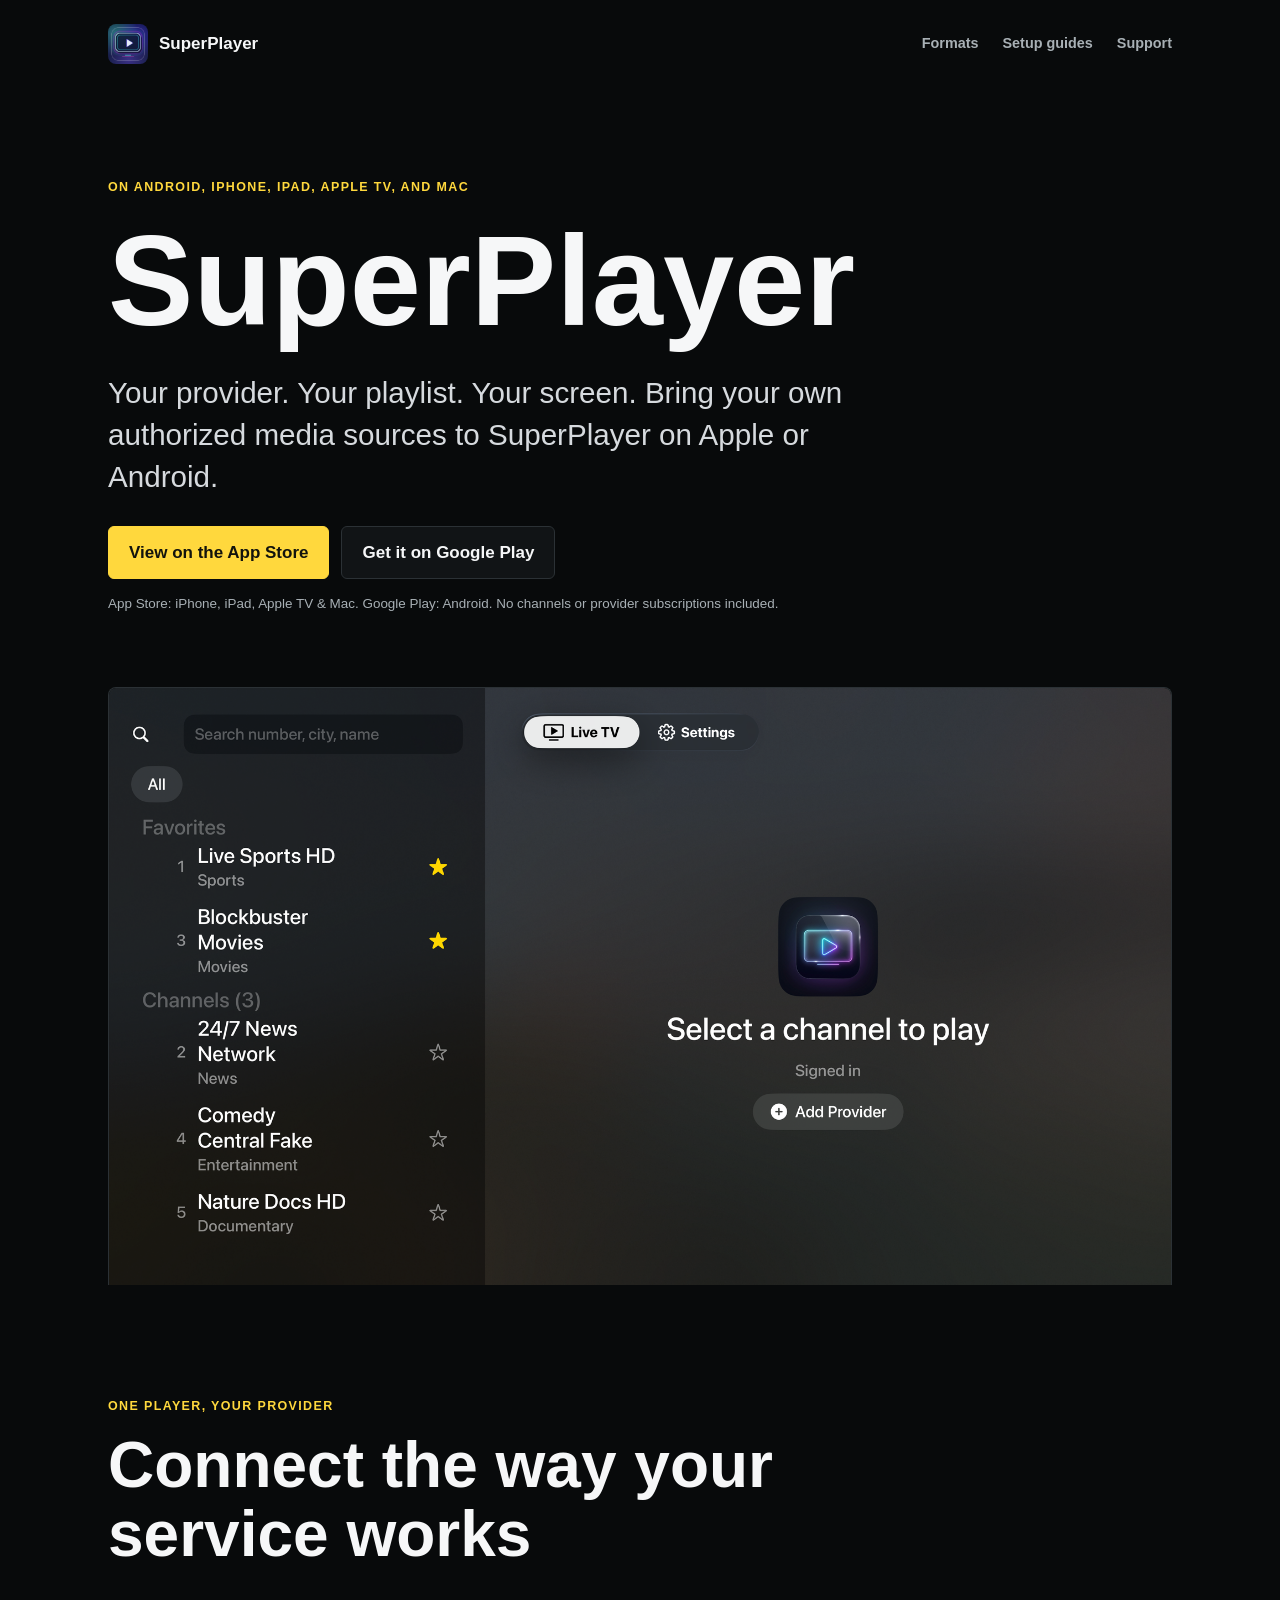
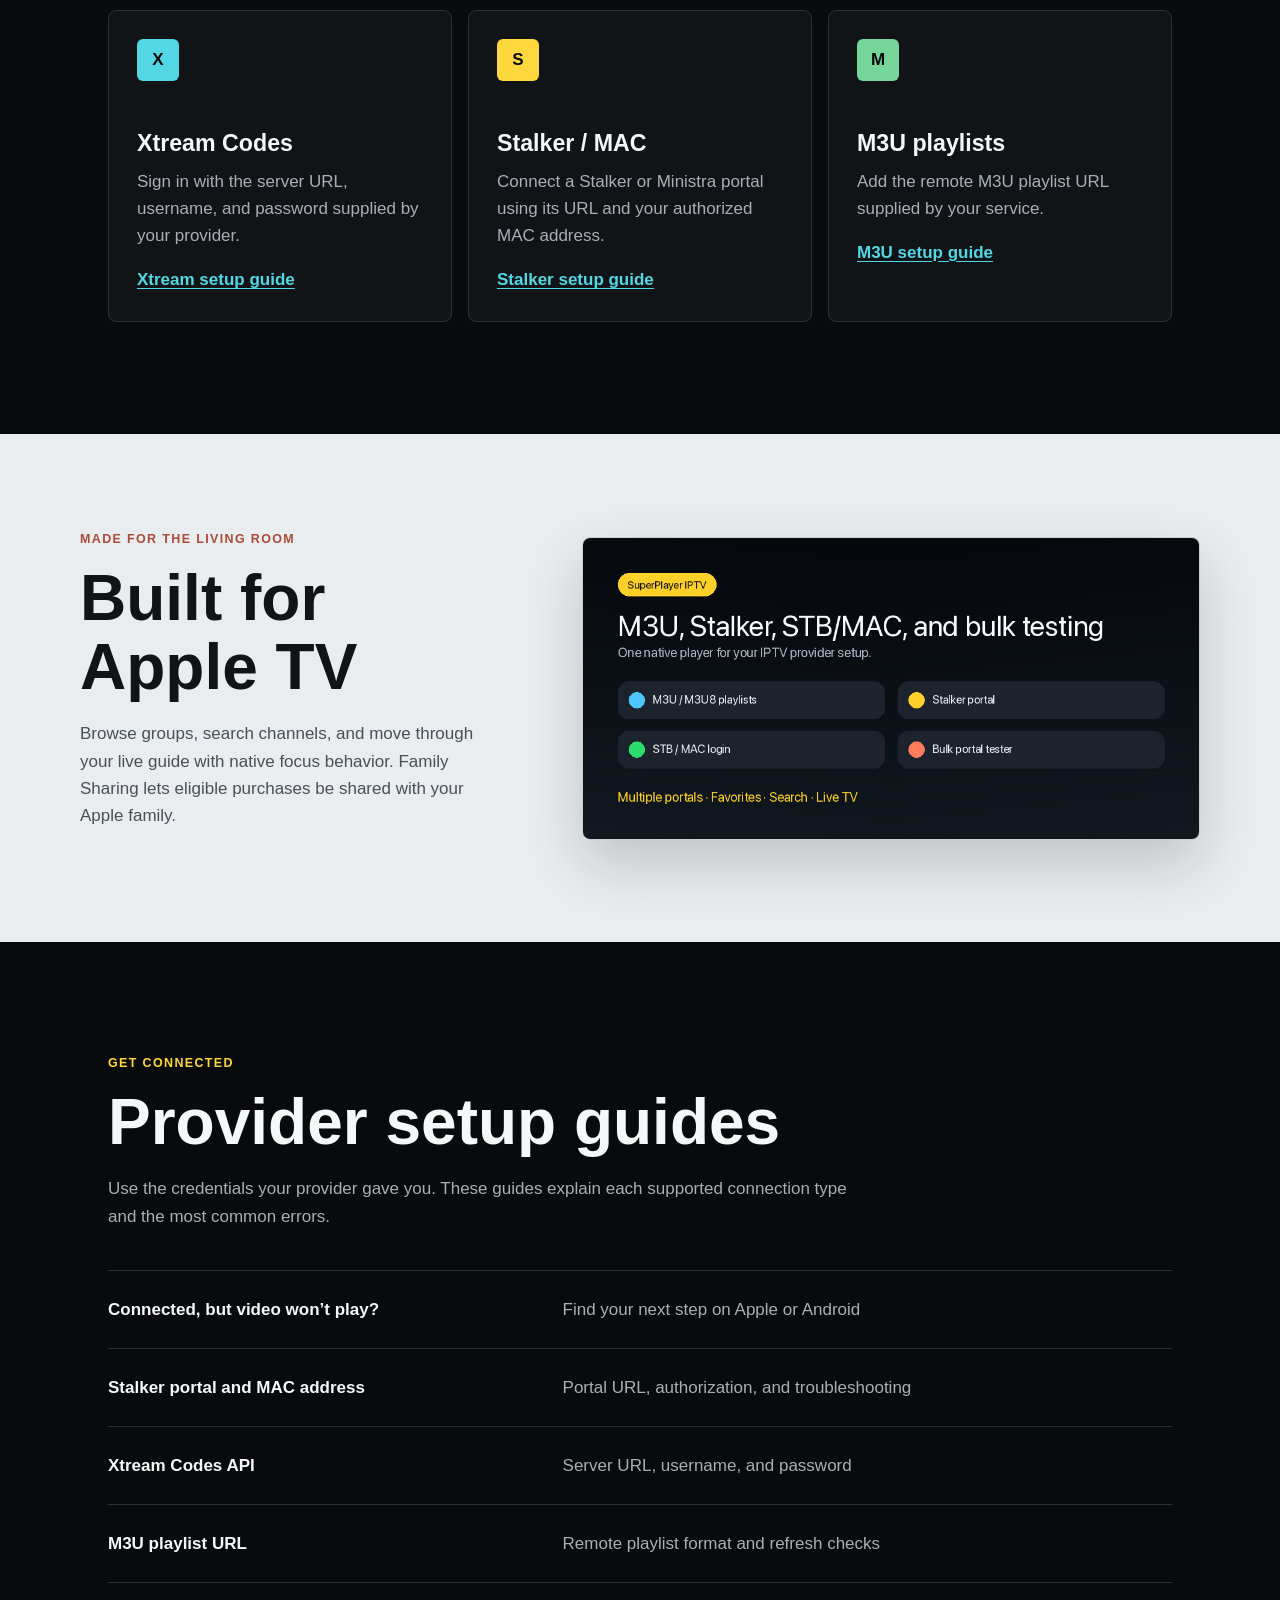
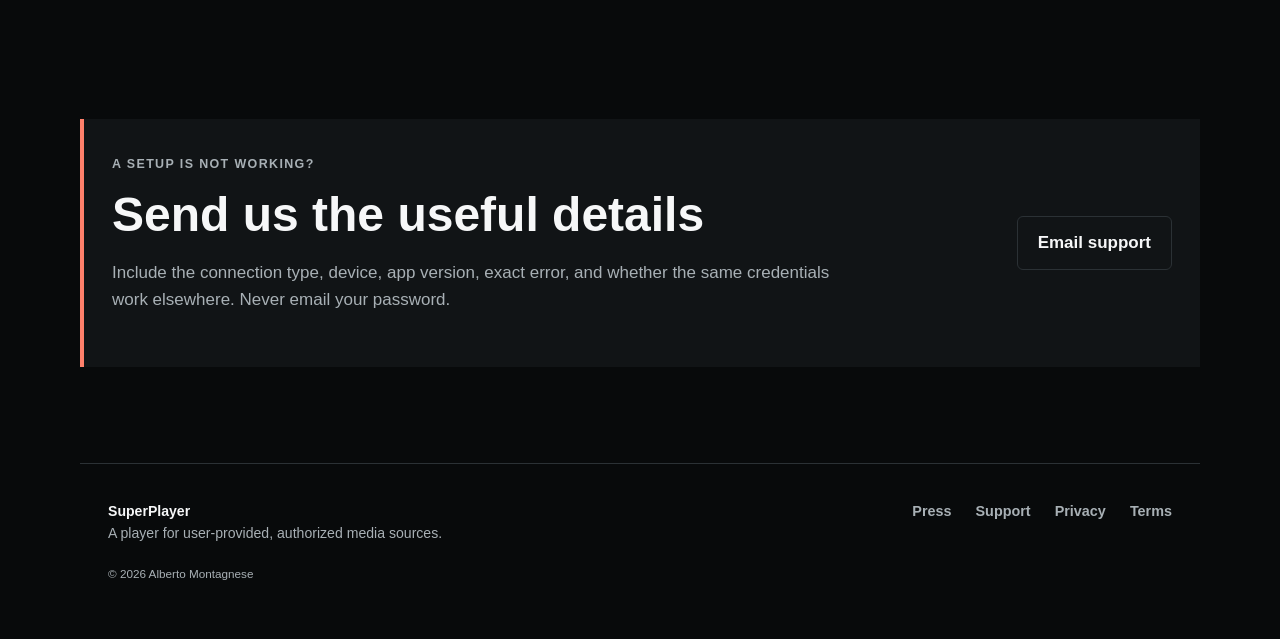
<file: index.html>
<!DOCTYPE html>
<html lang="en">
<head>
  <meta charset="utf-8">
  <meta name="viewport" content="width=device-width, initial-scale=1">
  <title>SuperPlayer IPTV Player for iOS, Android, Apple TV &amp; Mac</title>
  <meta name="description" content="SuperPlayer is an IPTV player for Android, iPhone, iPad, Apple TV, and Mac. Connect your own Xtream Codes, M3U playlist, or Stalker portal with MAC address.">
  <link rel="canonical" href="https://albertomontagnese.github.io/stalker-player-plus-site/">
  <link rel="icon" href="assets/app-icon.png">
  <link rel="stylesheet" href="style.css">
  <meta property="og:type" content="website">
  <meta property="og:title" content="SuperPlayer for Apple &amp; Android">
  <meta property="og:description" content="Your own playlists and provider accounts on Apple and Android.">
  <meta property="og:url" content="https://albertomontagnese.github.io/stalker-player-plus-site/">
  <meta property="og:image" content="https://albertomontagnese.github.io/stalker-player-plus-site/assets/feature-graphic.png">
  <meta name="twitter:card" content="summary_large_image">
  <script type="application/ld+json">
  {
    "@context": "https://schema.org",
    "@type": "SoftwareApplication",
    "name": "SuperPlayer",
    "operatingSystem": "Android, iOS, iPadOS, macOS, tvOS",
    "applicationCategory": "MultimediaApplication",
    "description": "A native player for user-provided Xtream Codes, M3U playlists, and Stalker portals.",
    "url": "https://albertomontagnese.github.io/stalker-player-plus-site/",
    "downloadUrl": ["https://apps.apple.com/app/id6786057037", "https://play.google.com/store/apps/details?id=com.albertomontagnese.superplayer"],
    "image": "https://albertomontagnese.github.io/stalker-player-plus-site/assets/app-icon.png",
    "offers": {"@type": "Offer", "price": "0", "priceCurrency": "USD"}
  }
  </script>
</head>
<body>
  <header class="site-header">
    <a class="brand" href="index.html" aria-label="SuperPlayer home"><img src="assets/app-icon.png" alt="" width="40" height="40"><span>SuperPlayer</span></a>
    <nav aria-label="Primary navigation"><a href="#formats">Formats</a><a href="#guides">Setup guides</a><a href="support.html">Support</a></nav>
  </header>

  <main>
    <section class="hero">
      <p class="eyebrow">On Android, iPhone, iPad, Apple TV, and Mac</p>
      <h1>SuperPlayer</h1>
      <p class="hero-copy">Your provider. Your playlist. Your screen. Bring your own authorized media sources to SuperPlayer on Apple or Android.</p>
      <div class="hero-actions">
        <a class="button primary" href="https://oura-beige.vercel.app/go/superplayer/seo_home_sep26">View on the App Store</a>
        <a class="button secondary" href="https://oura-beige.vercel.app/go/superplayer/seo_home_android_oct26">Get it on Google Play</a>
      </div>
      <p class="fine-print">App Store: iPhone, iPad, Apple TV &amp; Mac. Google Play: Android. No channels or provider subscriptions included.</p>
      <figure class="product-shot"><img src="assets/apple-tv.png" alt="SuperPlayer live channel guide running on Apple TV"></figure>
    </section>

    <section class="section" id="formats">
      <div class="section-heading"><p class="eyebrow">One player, your provider</p><h2>Connect the way your service works</h2></div>
      <div class="feature-grid">
        <article class="feature xtream"><span class="feature-mark">X</span><h3>Xtream Codes</h3><p>Sign in with the server URL, username, and password supplied by your provider.</p><a href="xtream-codes-setup.html">Xtream setup guide</a></article>
        <article class="feature stalker"><span class="feature-mark">S</span><h3>Stalker / MAC</h3><p>Connect a Stalker or Ministra portal using its URL and your authorized MAC address.</p><a href="stalker-mac-setup.html">Stalker setup guide</a></article>
        <article class="feature m3u"><span class="feature-mark">M</span><h3>M3U playlists</h3><p>Add the remote M3U playlist URL supplied by your service.</p><a href="m3u-playlist-setup.html">M3U setup guide</a></article>
      </div>
    </section>

    <section class="device-band">
      <div><p class="eyebrow">Made for the living room</p><h2>Built for Apple TV</h2><p>Browse groups, search channels, and move through your live guide with native focus behavior. Family Sharing lets eligible purchases be shared with your Apple family.</p></div>
      <img src="assets/feature-graphic.png" alt="SuperPlayer supports M3U, Stalker, STB/MAC, and bulk testing">
    </section>

    <section class="section" id="guides">
      <div class="section-heading"><p class="eyebrow">Get connected</p><h2>Provider setup guides</h2><p>Use the credentials your provider gave you. These guides explain each supported connection type and the most common errors.</p></div>
      <div class="guide-list">
        <a href="iptv-connected-but-not-playing.html"><strong>Connected, but video won’t play?</strong><span>Find your next step on Apple or Android</span></a>
        <a href="stalker-mac-setup.html"><strong>Stalker portal and MAC address</strong><span>Portal URL, authorization, and troubleshooting</span></a>
        <a href="xtream-codes-setup.html"><strong>Xtream Codes API</strong><span>Server URL, username, and password</span></a>
        <a href="m3u-playlist-setup.html"><strong>M3U playlist URL</strong><span>Remote playlist format and refresh checks</span></a>
      </div>
    </section>

    <section class="support-band">
      <div><p class="eyebrow">A setup is not working?</p><h2>Send us the useful details</h2><p>Include the connection type, device, app version, exact error, and whether the same credentials work elsewhere. Never email your password.</p></div>
      <a class="button secondary" href="mailto:support@infoalerts.online?subject=SuperPlayer%20support">Email support</a>
    </section>
  </main>

  <footer>
    <div><strong>SuperPlayer</strong><span>A player for user-provided, authorized media sources.</span></div>
    <nav aria-label="Legal navigation"><a href="press.html">Press</a><a href="support.html">Support</a><a href="privacy.html">Privacy</a><a href="terms.html">Terms</a></nav>
    <small>&copy; 2026 Alberto Montagnese</small>
  </footer>
</body>
</html>
</file>
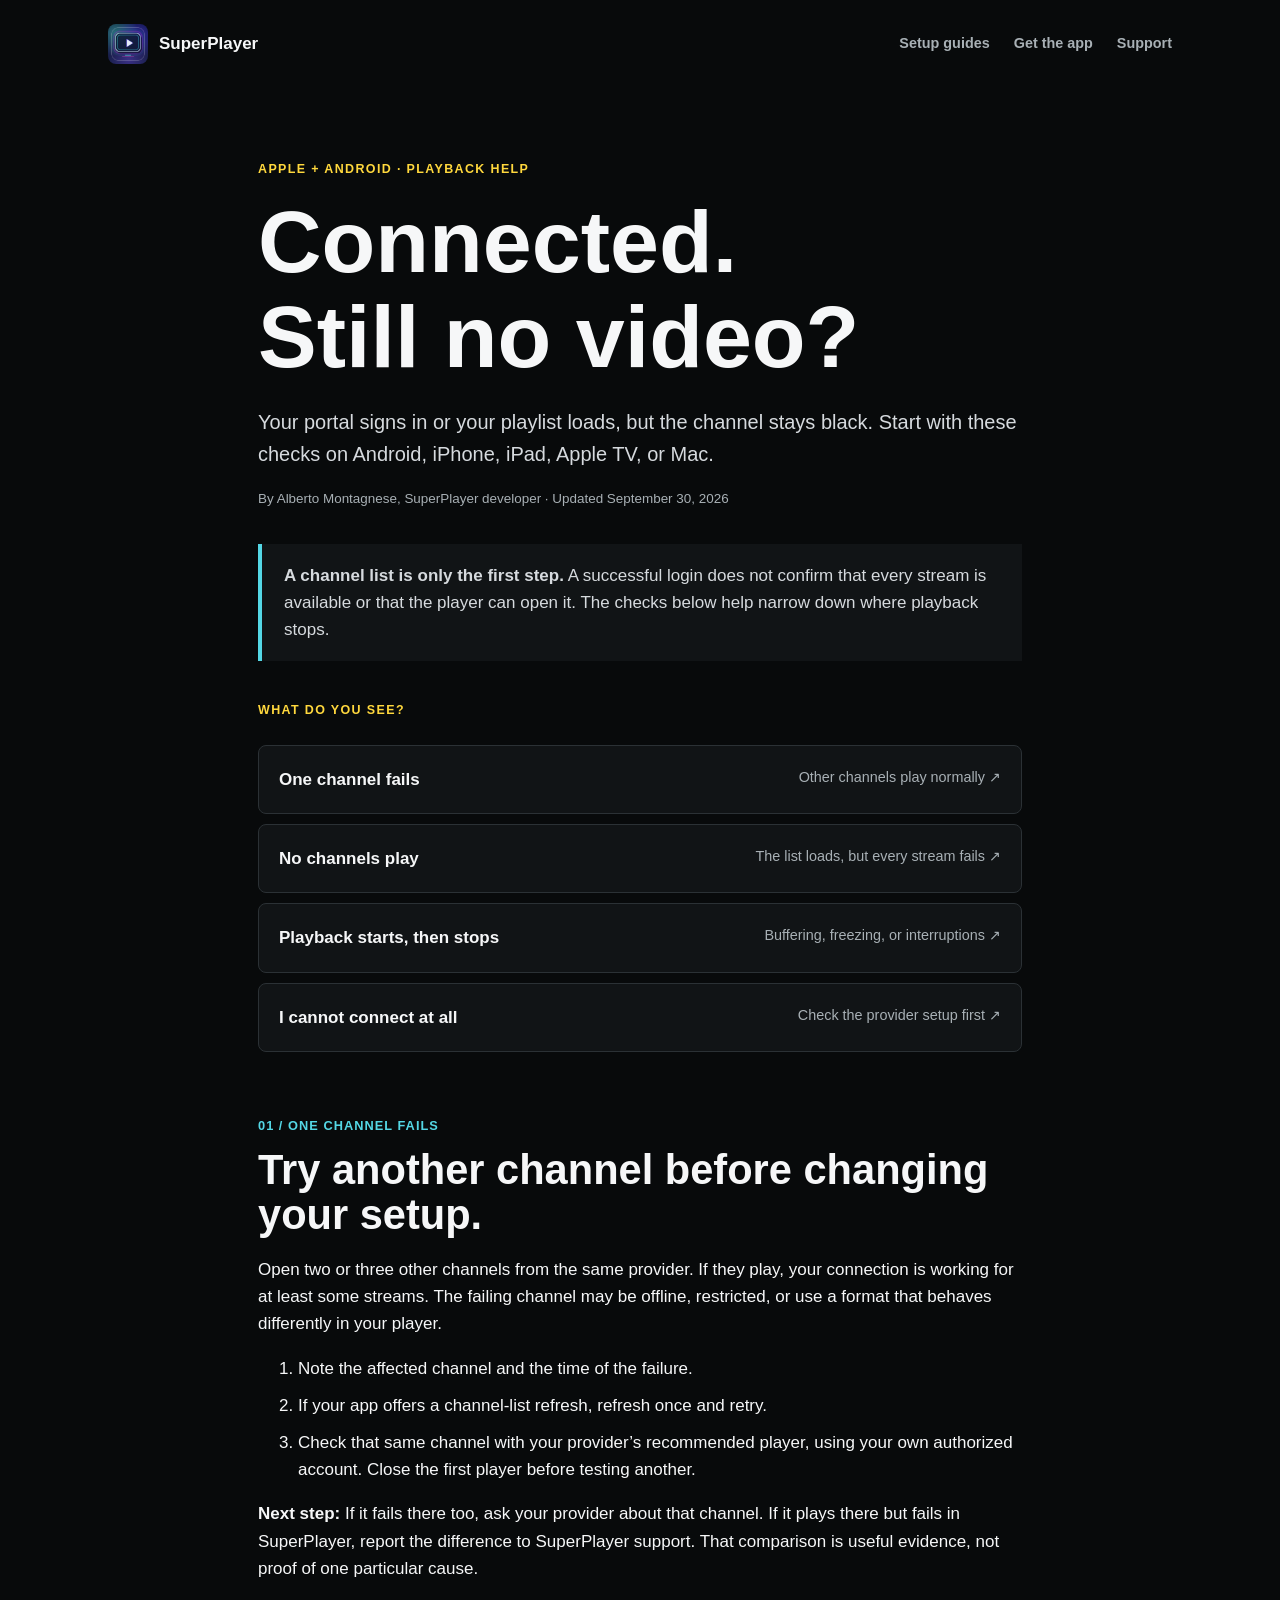
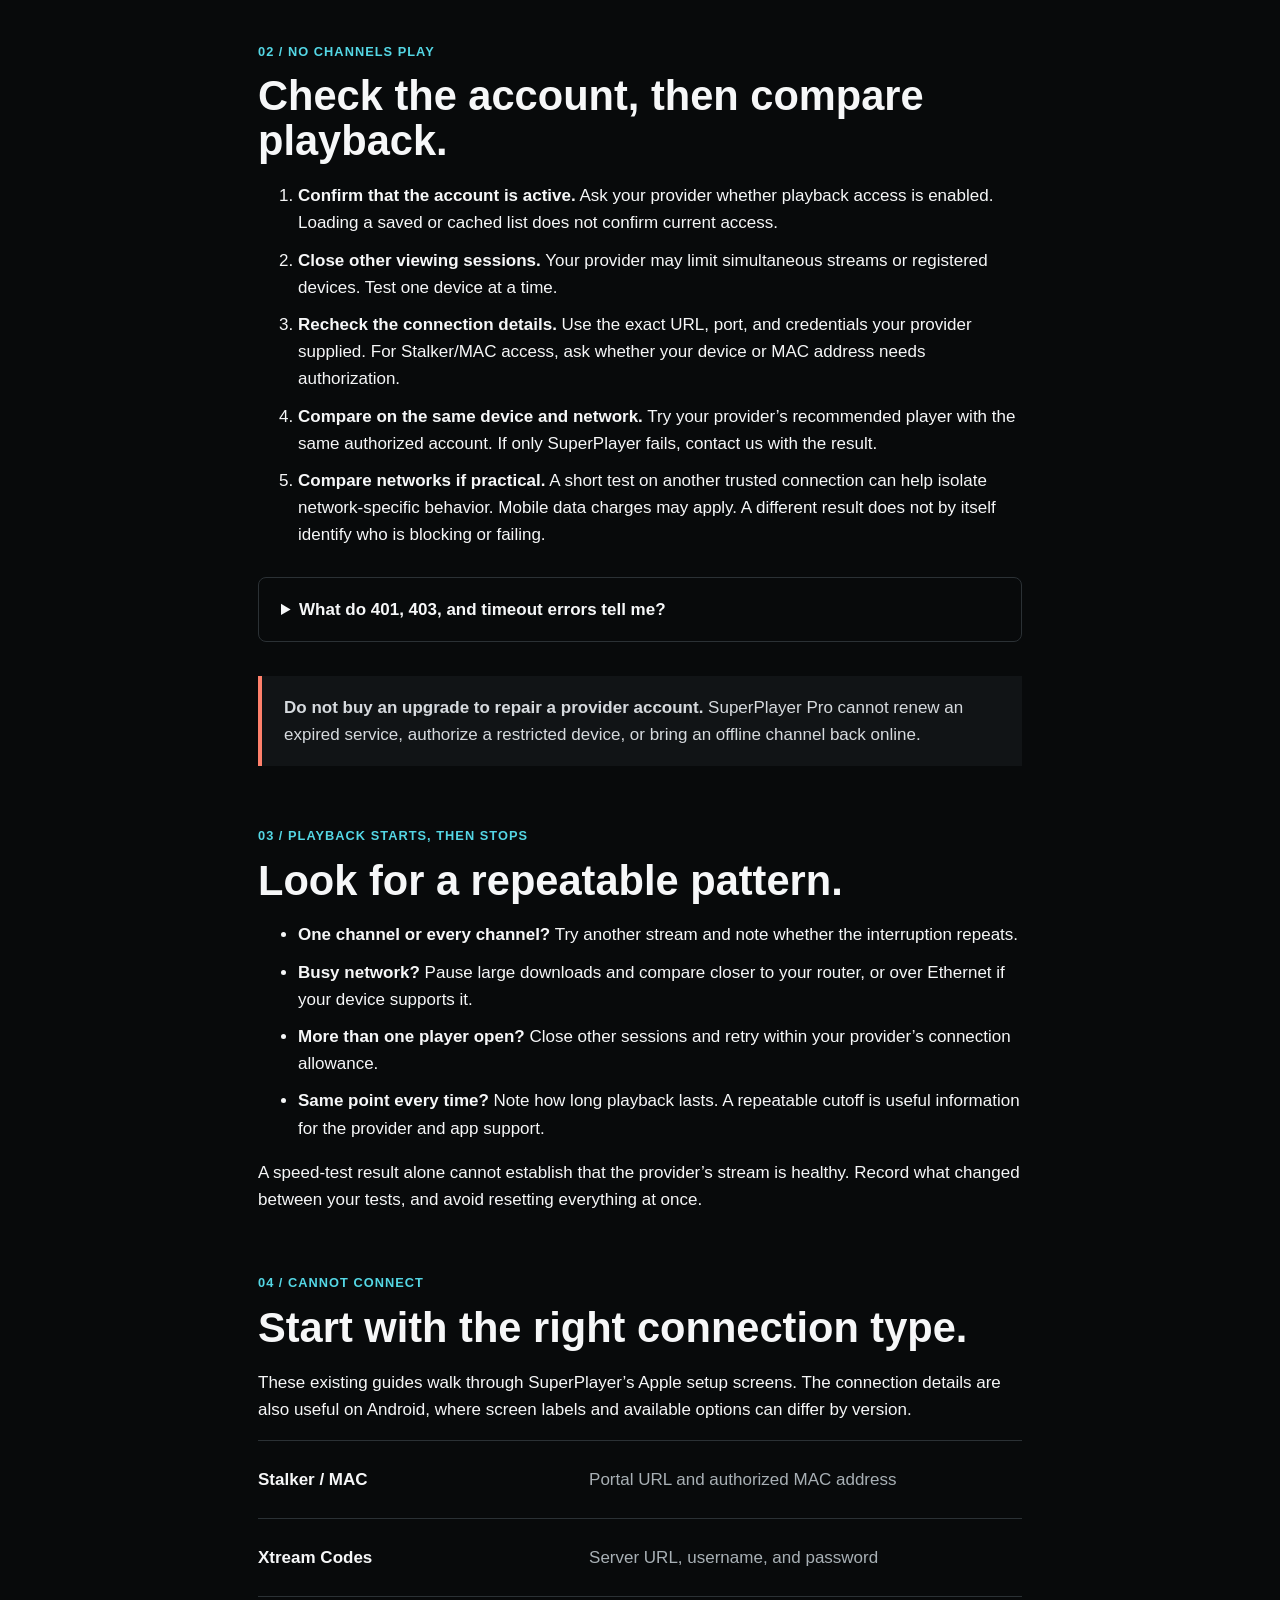
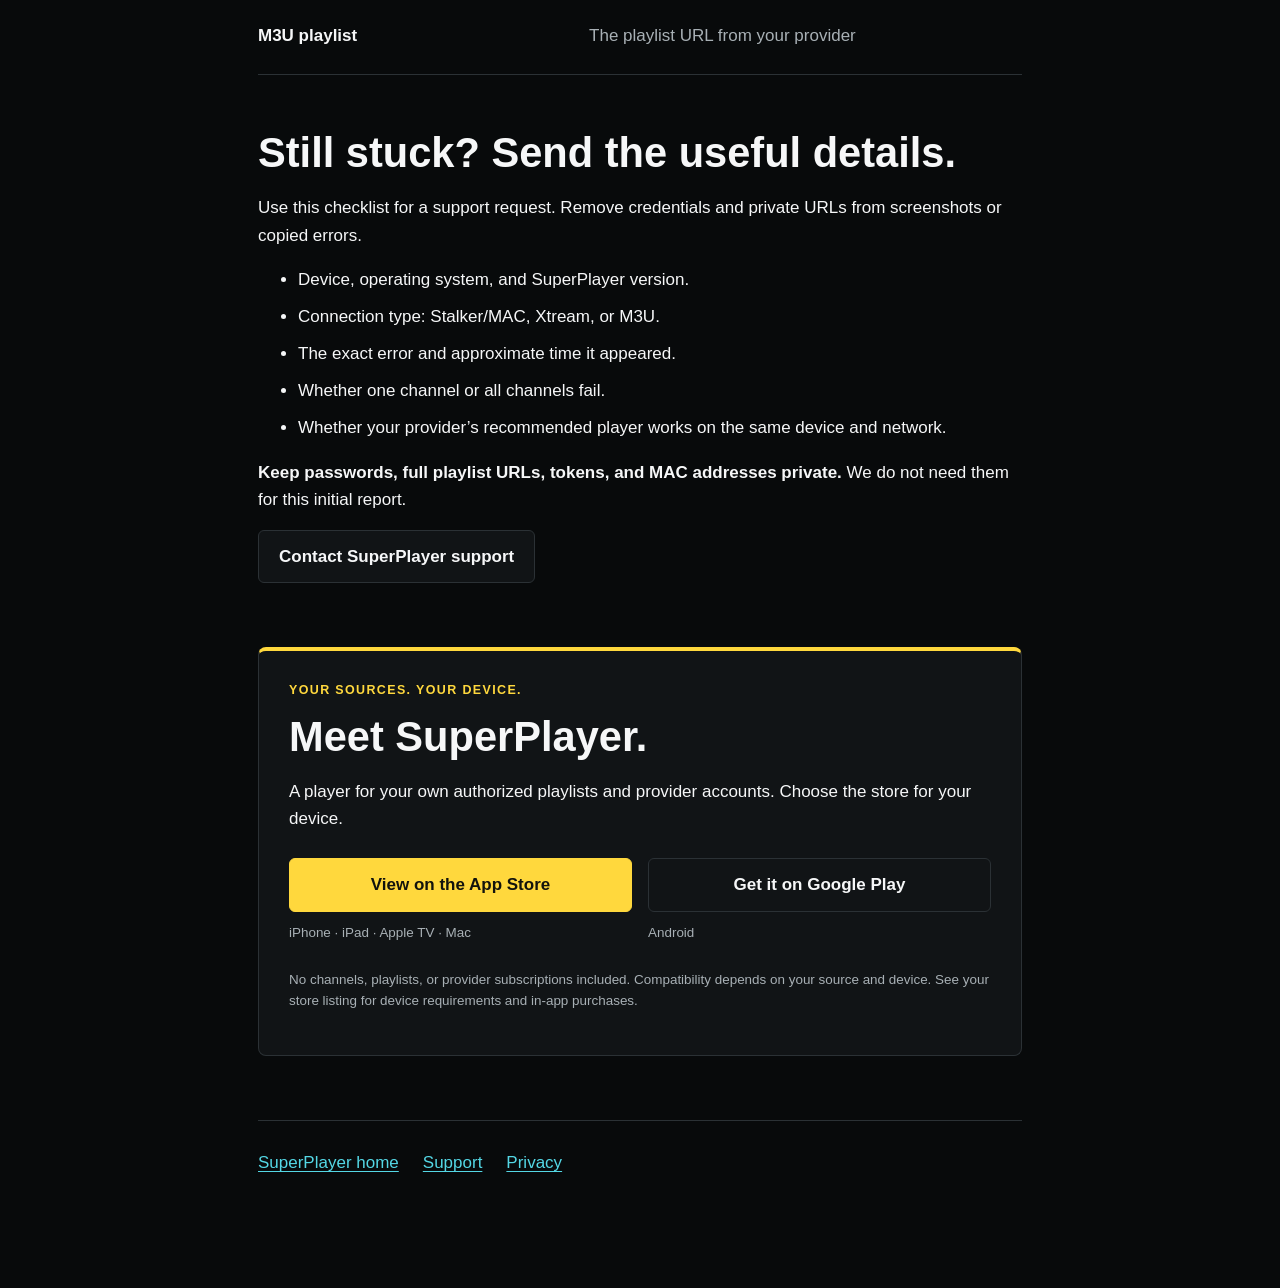
<file: iptv-connected-but-not-playing.html>
<!DOCTYPE html>
<html lang="en">
<head>
  <meta charset="utf-8">
  <meta name="viewport" content="width=device-width, initial-scale=1">
  <title>IPTV Connected but Not Playing? Apple &amp; Android Checklist | SuperPlayer</title>
  <meta name="description" content="Your IPTV portal connects or your M3U list loads, but video will not play? Check channels, account limits, network, and player compatibility on Apple and Android.">
  <link rel="canonical" href="https://albertomontagnese.github.io/stalker-player-plus-site/iptv-connected-but-not-playing.html">
  <link rel="icon" href="assets/app-icon.png">
  <link rel="stylesheet" href="style.css">
  <meta property="og:type" content="article">
  <meta property="og:title" content="Connected, but no video? Start here.">
  <meta property="og:description" content="A practical IPTV playback checklist for Android, iPhone, iPad, Apple TV, and Mac. From SuperPlayer.">
  <meta property="og:url" content="https://albertomontagnese.github.io/stalker-player-plus-site/iptv-connected-but-not-playing.html">
  <meta property="og:image" content="https://albertomontagnese.github.io/stalker-player-plus-site/assets/feature-graphic.png">
  <meta name="twitter:card" content="summary_large_image">
  <script type="application/ld+json">
  {"@context":"https://schema.org","@type":"TechArticle","headline":"IPTV connected but not playing: Apple and Android checklist","description":"Troubleshoot a loaded channel list with no video, one failing channel, buffering, and playback errors.","datePublished":"2026-09-30","dateModified":"2026-09-30","author":{"@type":"Person","name":"Alberto Montagnese"},"publisher":{"@type":"Organization","name":"SuperPlayer"},"mainEntityOfPage":"https://albertomontagnese.github.io/stalker-player-plus-site/iptv-connected-but-not-playing.html","inLanguage":"en"}
  </script>
</head>
<body>
  <a class="skip-link" href="#main">Skip to checklist</a>
  <header class="site-header">
    <a class="brand" href="index.html"><img src="assets/app-icon.png" alt="" width="40" height="40"><span>SuperPlayer</span></a>
    <nav aria-label="Primary navigation"><a href="index.html#guides">Setup guides</a><a href="#download">Get the app</a><a href="support.html">Support</a></nav>
  </header>
  <main class="article-shell playback-guide" id="main">
    <p class="eyebrow">Apple + Android · Playback help</p>
    <h1>Connected.<br>Still no video?</h1>
    <p class="lede">Your portal signs in or your playlist loads, but the channel stays black. Start with these checks on Android, iPhone, iPad, Apple TV, or Mac.</p>
    <p class="fine-print">By Alberto Montagnese, SuperPlayer developer · Updated September 30, 2026</p>

    <div class="notice"><strong>A channel list is only the first step.</strong> A successful login does not confirm that every stream is available or that the player can open it. The checks below help narrow down where playback stops.</div>

    <nav class="symptom-picker" aria-label="Choose your playback problem">
      <p class="eyebrow">What do you see?</p>
      <a href="#one-channel"><strong>One channel fails</strong><span>Other channels play normally <span aria-hidden="true">↗</span></span></a>
      <a href="#all-channels"><strong>No channels play</strong><span>The list loads, but every stream fails <span aria-hidden="true">↗</span></span></a>
      <a href="#buffering"><strong>Playback starts, then stops</strong><span>Buffering, freezing, or interruptions <span aria-hidden="true">↗</span></span></a>
      <a href="#login"><strong>I cannot connect at all</strong><span>Check the provider setup first <span aria-hidden="true">↗</span></span></a>
    </nav>

    <section id="one-channel">
      <p class="step-label">01 / One channel fails</p>
      <h2>Try another channel before changing your setup.</h2>
      <p>Open two or three other channels from the same provider. If they play, your connection is working for at least some streams. The failing channel may be offline, restricted, or use a format that behaves differently in your player.</p>
      <ol><li>Note the affected channel and the time of the failure.</li><li>If your app offers a channel-list refresh, refresh once and retry.</li><li>Check that same channel with your provider’s recommended player, using your own authorized account. Close the first player before testing another.</li></ol>
      <p><strong>Next step:</strong> If it fails there too, ask your provider about that channel. If it plays there but fails in SuperPlayer, report the difference to SuperPlayer support. That comparison is useful evidence, not proof of one particular cause.</p>
    </section>

    <section id="all-channels">
      <p class="step-label">02 / No channels play</p>
      <h2>Check the account, then compare playback.</h2>
      <ol>
        <li><strong>Confirm that the account is active.</strong> Ask your provider whether playback access is enabled. Loading a saved or cached list does not confirm current access.</li>
        <li><strong>Close other viewing sessions.</strong> Your provider may limit simultaneous streams or registered devices. Test one device at a time.</li>
        <li><strong>Recheck the connection details.</strong> Use the exact URL, port, and credentials your provider supplied. For Stalker/MAC access, ask whether your device or MAC address needs authorization.</li>
        <li><strong>Compare on the same device and network.</strong> Try your provider’s recommended player with the same authorized account. If only SuperPlayer fails, contact us with the result.</li>
        <li><strong>Compare networks if practical.</strong> A short test on another trusted connection can help isolate network-specific behavior. Mobile data charges may apply. A different result does not by itself identify who is blocking or failing.</li>
      </ol>
      <details><summary>What do 401, 403, and timeout errors tell me?</summary><p>A 401 or 403 indicates that the request was not accepted for access. Credentials, device restrictions, expired links, or the way a player sends the request can matter; the code alone cannot distinguish them. A timeout means a request did not finish in time. Save the exact error and describe which step failed.</p></details>
      <div class="notice warning"><strong>Do not buy an upgrade to repair a provider account.</strong> SuperPlayer Pro cannot renew an expired service, authorize a restricted device, or bring an offline channel back online.</div>
    </section>

    <section id="buffering">
      <p class="step-label">03 / Playback starts, then stops</p>
      <h2>Look for a repeatable pattern.</h2>
      <ul><li><strong>One channel or every channel?</strong> Try another stream and note whether the interruption repeats.</li><li><strong>Busy network?</strong> Pause large downloads and compare closer to your router, or over Ethernet if your device supports it.</li><li><strong>More than one player open?</strong> Close other sessions and retry within your provider’s connection allowance.</li><li><strong>Same point every time?</strong> Note how long playback lasts. A repeatable cutoff is useful information for the provider and app support.</li></ul>
      <p>A speed-test result alone cannot establish that the provider’s stream is healthy. Record what changed between your tests, and avoid resetting everything at once.</p>
    </section>

    <section id="login">
      <p class="step-label">04 / Cannot connect</p>
      <h2>Start with the right connection type.</h2>
      <p>These existing guides walk through SuperPlayer’s Apple setup screens. The connection details are also useful on Android, where screen labels and available options can differ by version.</p>
      <div class="guide-list">
        <a href="stalker-mac-setup.html"><strong>Stalker / MAC</strong><span>Portal URL and authorized MAC address</span></a>
        <a href="xtream-codes-setup.html"><strong>Xtream Codes</strong><span>Server URL, username, and password</span></a>
        <a href="m3u-playlist-setup.html"><strong>M3U playlist</strong><span>The playlist URL from your provider</span></a>
      </div>
    </section>

    <section id="support-details">
      <h2>Still stuck? Send the useful details.</h2>
      <p>Use this checklist for a support request. Remove credentials and private URLs from screenshots or copied errors.</p>
      <ul><li>Device, operating system, and SuperPlayer version.</li><li>Connection type: Stalker/MAC, Xtream, or M3U.</li><li>The exact error and approximate time it appeared.</li><li>Whether one channel or all channels fail.</li><li>Whether your provider’s recommended player works on the same device and network.</li></ul>
      <p><strong>Keep passwords, full playlist URLs, tokens, and MAC addresses private.</strong> We do not need them for this initial report.</p>
      <a class="button secondary" href="mailto:support@infoalerts.online?subject=SuperPlayer%20playback%20help">Contact SuperPlayer support</a>
    </section>

    <section class="download-panel" id="download" aria-labelledby="download-title">
      <p class="eyebrow">Your sources. Your device.</p>
      <h2 id="download-title">Meet SuperPlayer.</h2>
      <p>A player for your own authorized playlists and provider accounts. Choose the store for your device.</p>
      <div class="store-grid">
        <div><a class="button primary" href="https://oura-beige.vercel.app/go/superplayer/seo_playback_apple_oct26">View on the App Store</a><p class="fine-print">iPhone · iPad · Apple TV · Mac</p></div>
        <div><a class="button secondary" href="https://oura-beige.vercel.app/go/superplayer/seo_playback_android_oct26">Get it on Google Play</a><p class="fine-print">Android</p></div>
      </div>
      <p class="fine-print">No channels, playlists, or provider subscriptions included. Compatibility depends on your source and device. See your store listing for device requirements and in-app purchases.</p>
    </section>
    <nav class="article-nav" aria-label="More help"><a href="index.html">SuperPlayer home</a><a href="support.html">Support</a><a href="privacy.html">Privacy</a></nav>
  </main>
</body>
</html>
</file>
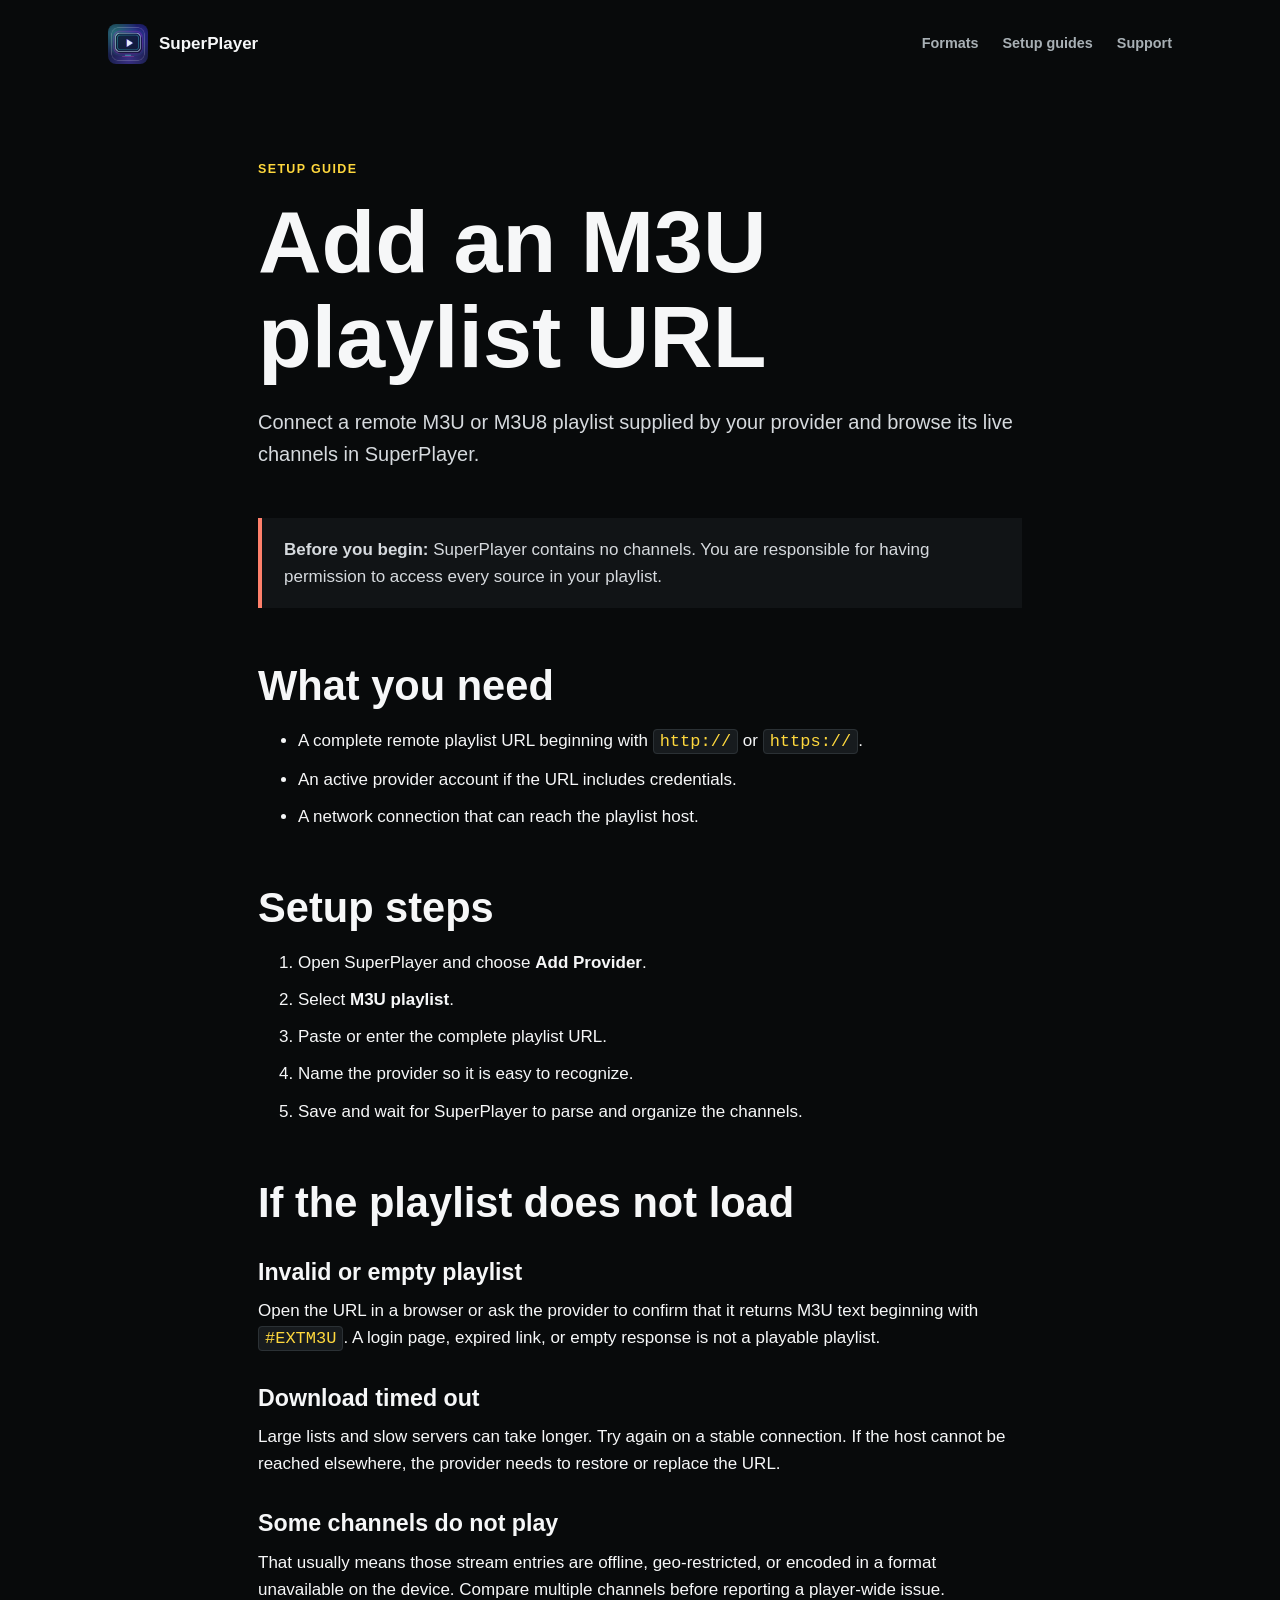
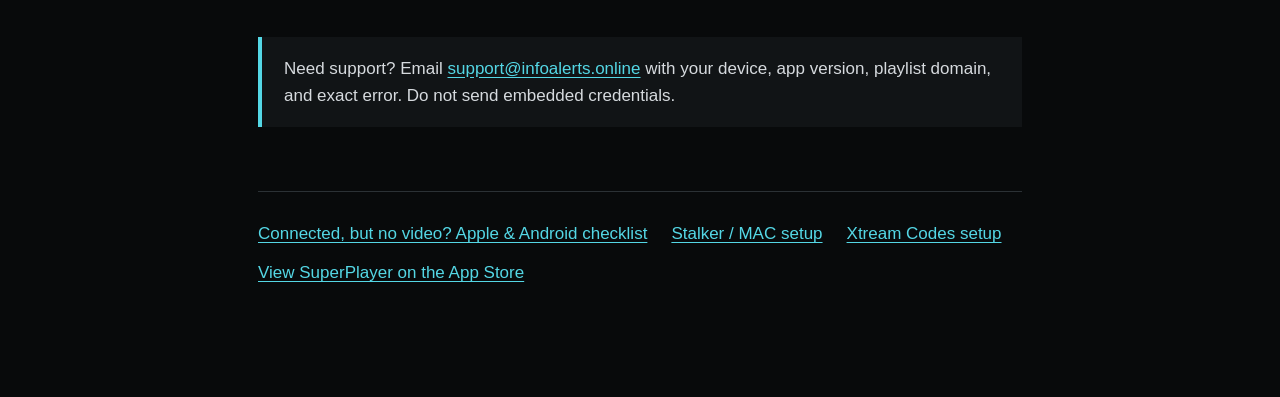
<file: m3u-playlist-setup.html>
<!DOCTYPE html>
<html lang="en">
<head>
  <meta charset="utf-8"><meta name="viewport" content="width=device-width, initial-scale=1">
  <title>How to Add an M3U Playlist on Apple TV | SuperPlayer</title>
  <meta name="description" content="Add a remote M3U or M3U8 playlist URL to SuperPlayer on Apple TV, iPhone, iPad, or Mac and troubleshoot common playlist errors.">
  <link rel="canonical" href="https://albertomontagnese.github.io/stalker-player-plus-site/m3u-playlist-setup.html">
  <link rel="icon" href="assets/app-icon.png"><link rel="stylesheet" href="style.css">
</head>
<body>
  <header class="site-header"><a class="brand" href="index.html"><img src="assets/app-icon.png" alt="" width="40" height="40"><span>SuperPlayer</span></a><nav><a href="index.html#formats">Formats</a><a href="index.html#guides">Setup guides</a><a href="support.html">Support</a></nav></header>
  <main class="article-shell">
    <p class="eyebrow">Setup guide</p>
    <h1>Add an M3U playlist URL</h1>
    <p class="lede">Connect a remote M3U or M3U8 playlist supplied by your provider and browse its live channels in SuperPlayer.</p>
    <div class="notice warning"><strong>Before you begin:</strong> SuperPlayer contains no channels. You are responsible for having permission to access every source in your playlist.</div>
    <h2>What you need</h2>
    <ul><li>A complete remote playlist URL beginning with <code>http://</code> or <code>https://</code>.</li><li>An active provider account if the URL includes credentials.</li><li>A network connection that can reach the playlist host.</li></ul>
    <h2>Setup steps</h2>
    <ol><li>Open SuperPlayer and choose <strong>Add Provider</strong>.</li><li>Select <strong>M3U playlist</strong>.</li><li>Paste or enter the complete playlist URL.</li><li>Name the provider so it is easy to recognize.</li><li>Save and wait for SuperPlayer to parse and organize the channels.</li></ol>
    <h2>If the playlist does not load</h2>
    <h3>Invalid or empty playlist</h3>
    <p>Open the URL in a browser or ask the provider to confirm that it returns M3U text beginning with <code>#EXTM3U</code>. A login page, expired link, or empty response is not a playable playlist.</p>
    <h3>Download timed out</h3>
    <p>Large lists and slow servers can take longer. Try again on a stable connection. If the host cannot be reached elsewhere, the provider needs to restore or replace the URL.</p>
    <h3>Some channels do not play</h3>
    <p>That usually means those stream entries are offline, geo-restricted, or encoded in a format unavailable on the device. Compare multiple channels before reporting a player-wide issue.</p>
    <div class="notice">Need support? Email <a href="mailto:support@infoalerts.online?subject=M3U%20setup%20help">support@infoalerts.online</a> with your device, app version, playlist domain, and exact error. Do not send embedded credentials.</div>
    <nav class="article-nav"><a href="iptv-connected-but-not-playing.html">Connected, but no video? Apple &amp; Android checklist</a><a href="stalker-mac-setup.html">Stalker / MAC setup</a><a href="xtream-codes-setup.html">Xtream Codes setup</a><a href="https://oura-beige.vercel.app/go/superplayer/seo_m3u_guide_sep26">View SuperPlayer on the App Store</a></nav>
  </main>
</body>
</html>
</file>
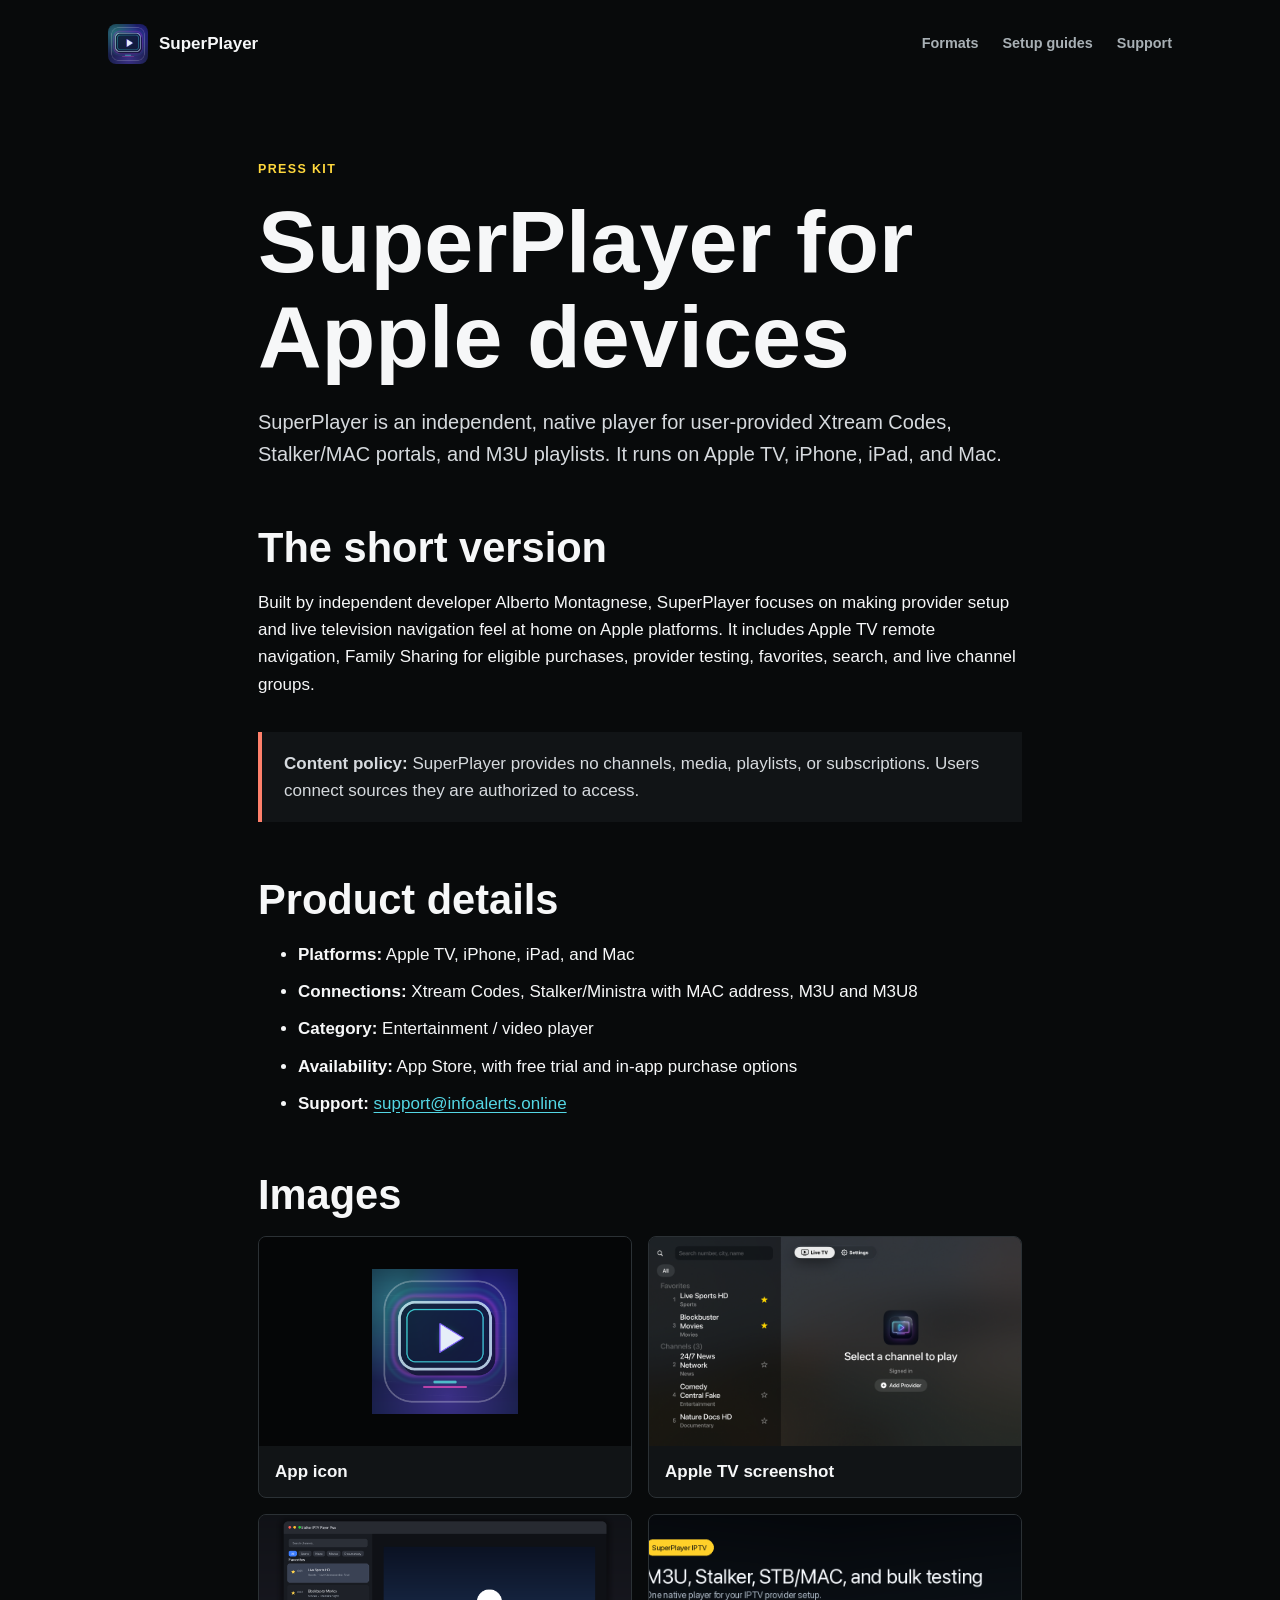
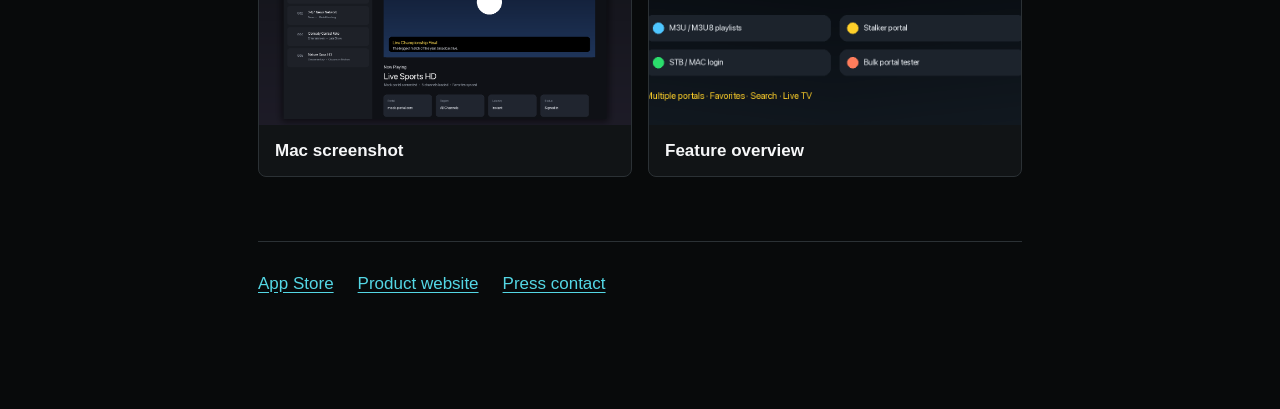
<file: press.html>
<!DOCTYPE html>
<html lang="en">
<head>
  <meta charset="utf-8"><meta name="viewport" content="width=device-width, initial-scale=1">
  <title>SuperPlayer Press Kit | Apple TV, iPhone, iPad & Mac</title>
  <meta name="description" content="Press information and product images for SuperPlayer, a native Apple player for Xtream Codes, Stalker/MAC, and M3U playlists.">
  <link rel="canonical" href="https://albertomontagnese.github.io/stalker-player-plus-site/press.html">
  <link rel="icon" href="assets/app-icon.png"><link rel="stylesheet" href="style.css">
</head>
<body>
  <header class="site-header"><a class="brand" href="index.html"><img src="assets/app-icon.png" alt="" width="40" height="40"><span>SuperPlayer</span></a><nav><a href="index.html#formats">Formats</a><a href="index.html#guides">Setup guides</a><a href="support.html">Support</a></nav></header>
  <main class="article-shell">
    <p class="eyebrow">Press kit</p>
    <h1>SuperPlayer for Apple devices</h1>
    <p class="lede">SuperPlayer is an independent, native player for user-provided Xtream Codes, Stalker/MAC portals, and M3U playlists. It runs on Apple TV, iPhone, iPad, and Mac.</p>
    <h2>The short version</h2>
    <p>Built by independent developer Alberto Montagnese, SuperPlayer focuses on making provider setup and live television navigation feel at home on Apple platforms. It includes Apple TV remote navigation, Family Sharing for eligible purchases, provider testing, favorites, search, and live channel groups.</p>
    <div class="notice warning"><strong>Content policy:</strong> SuperPlayer provides no channels, media, playlists, or subscriptions. Users connect sources they are authorized to access.</div>
    <h2>Product details</h2>
    <ul><li><strong>Platforms:</strong> Apple TV, iPhone, iPad, and Mac</li><li><strong>Connections:</strong> Xtream Codes, Stalker/Ministra with MAC address, M3U and M3U8</li><li><strong>Category:</strong> Entertainment / video player</li><li><strong>Availability:</strong> App Store, with free trial and in-app purchase options</li><li><strong>Support:</strong> <a href="mailto:support@infoalerts.online">support@infoalerts.online</a></li></ul>
    <h2>Images</h2>
    <div class="press-assets">
      <a href="assets/app-icon.png"><img src="assets/app-icon.png" alt="SuperPlayer app icon"><span>App icon</span></a>
      <a href="assets/apple-tv.png"><img src="assets/apple-tv.png" alt="SuperPlayer on Apple TV"><span>Apple TV screenshot</span></a>
      <a href="assets/mac.png"><img src="assets/mac.png" alt="SuperPlayer on Mac"><span>Mac screenshot</span></a>
      <a href="assets/feature-graphic.png"><img src="assets/feature-graphic.png" alt="SuperPlayer supported connection formats"><span>Feature overview</span></a>
    </div>
    <nav class="article-nav"><a href="https://oura-beige.vercel.app/go/superplayer/press_kit_sep26">App Store</a><a href="index.html">Product website</a><a href="mailto:support@infoalerts.online?subject=SuperPlayer%20press">Press contact</a></nav>
  </main>
</body>
</html>
</file>
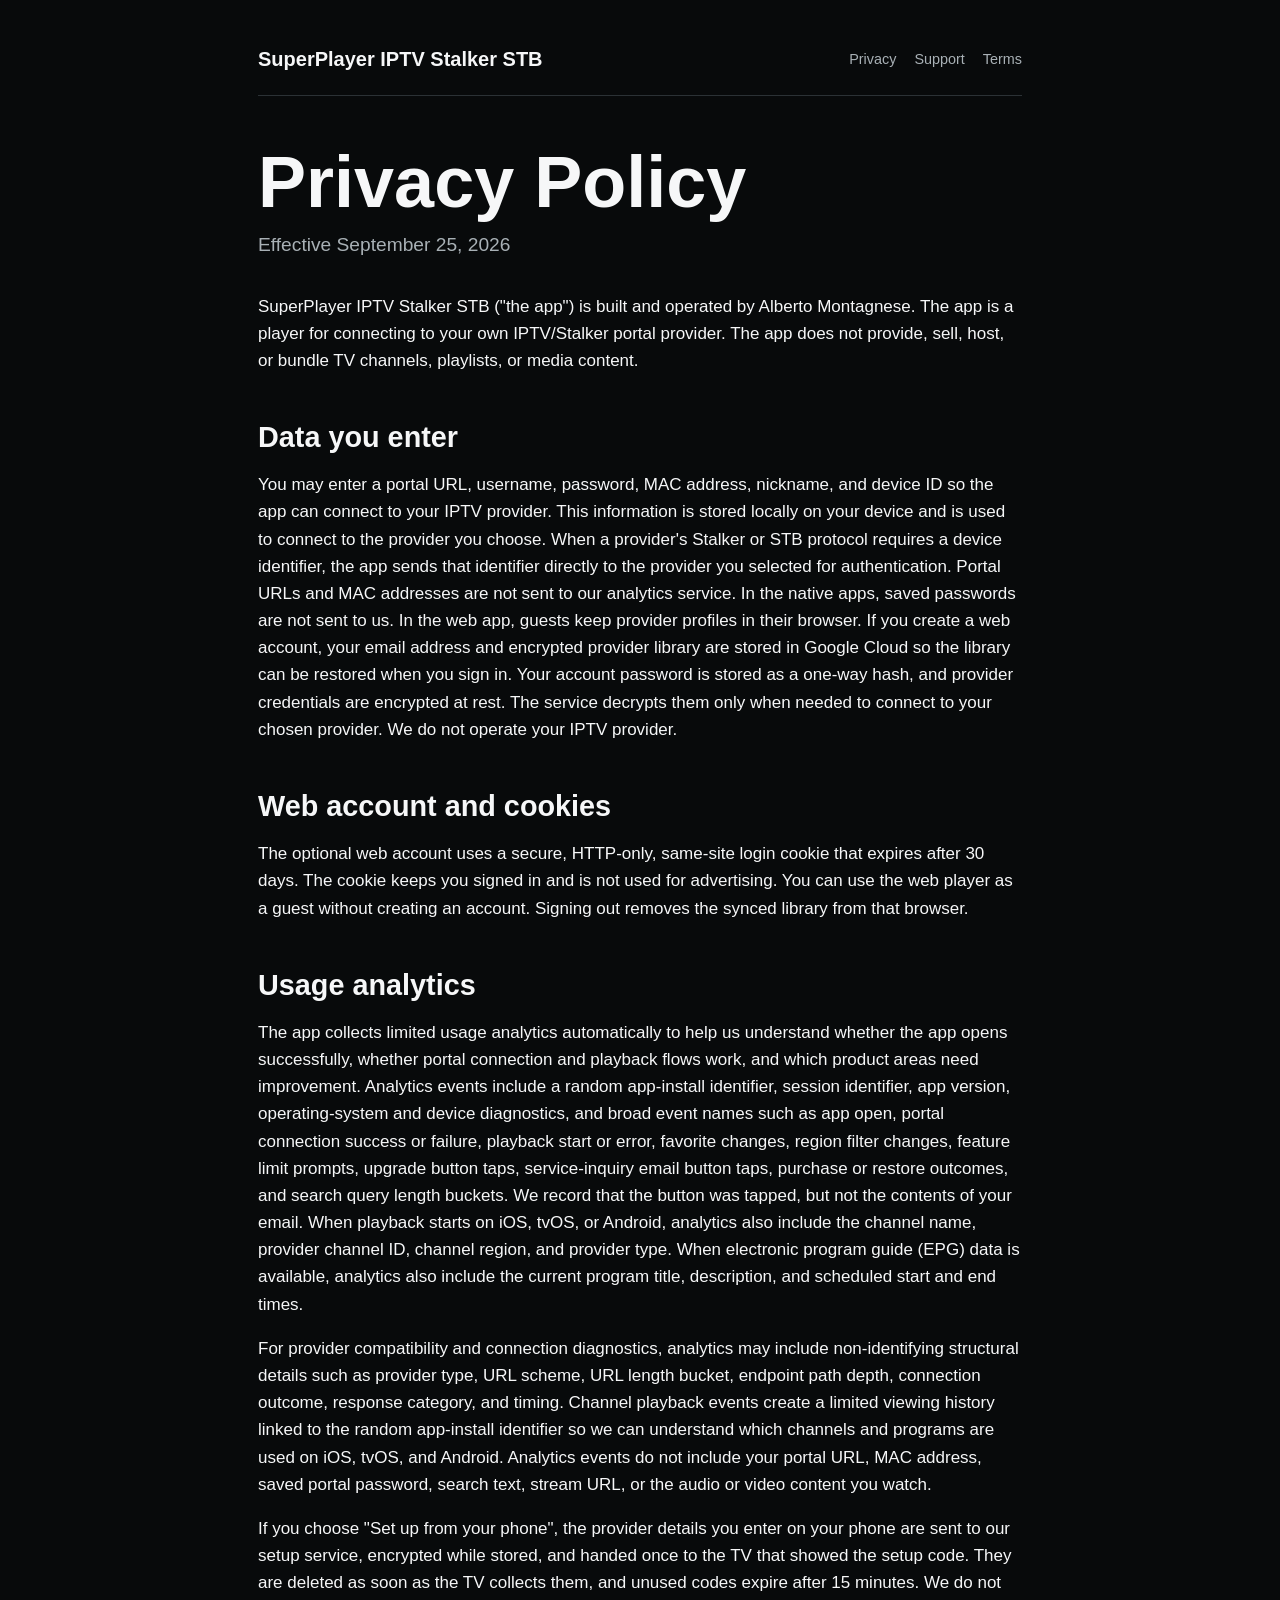
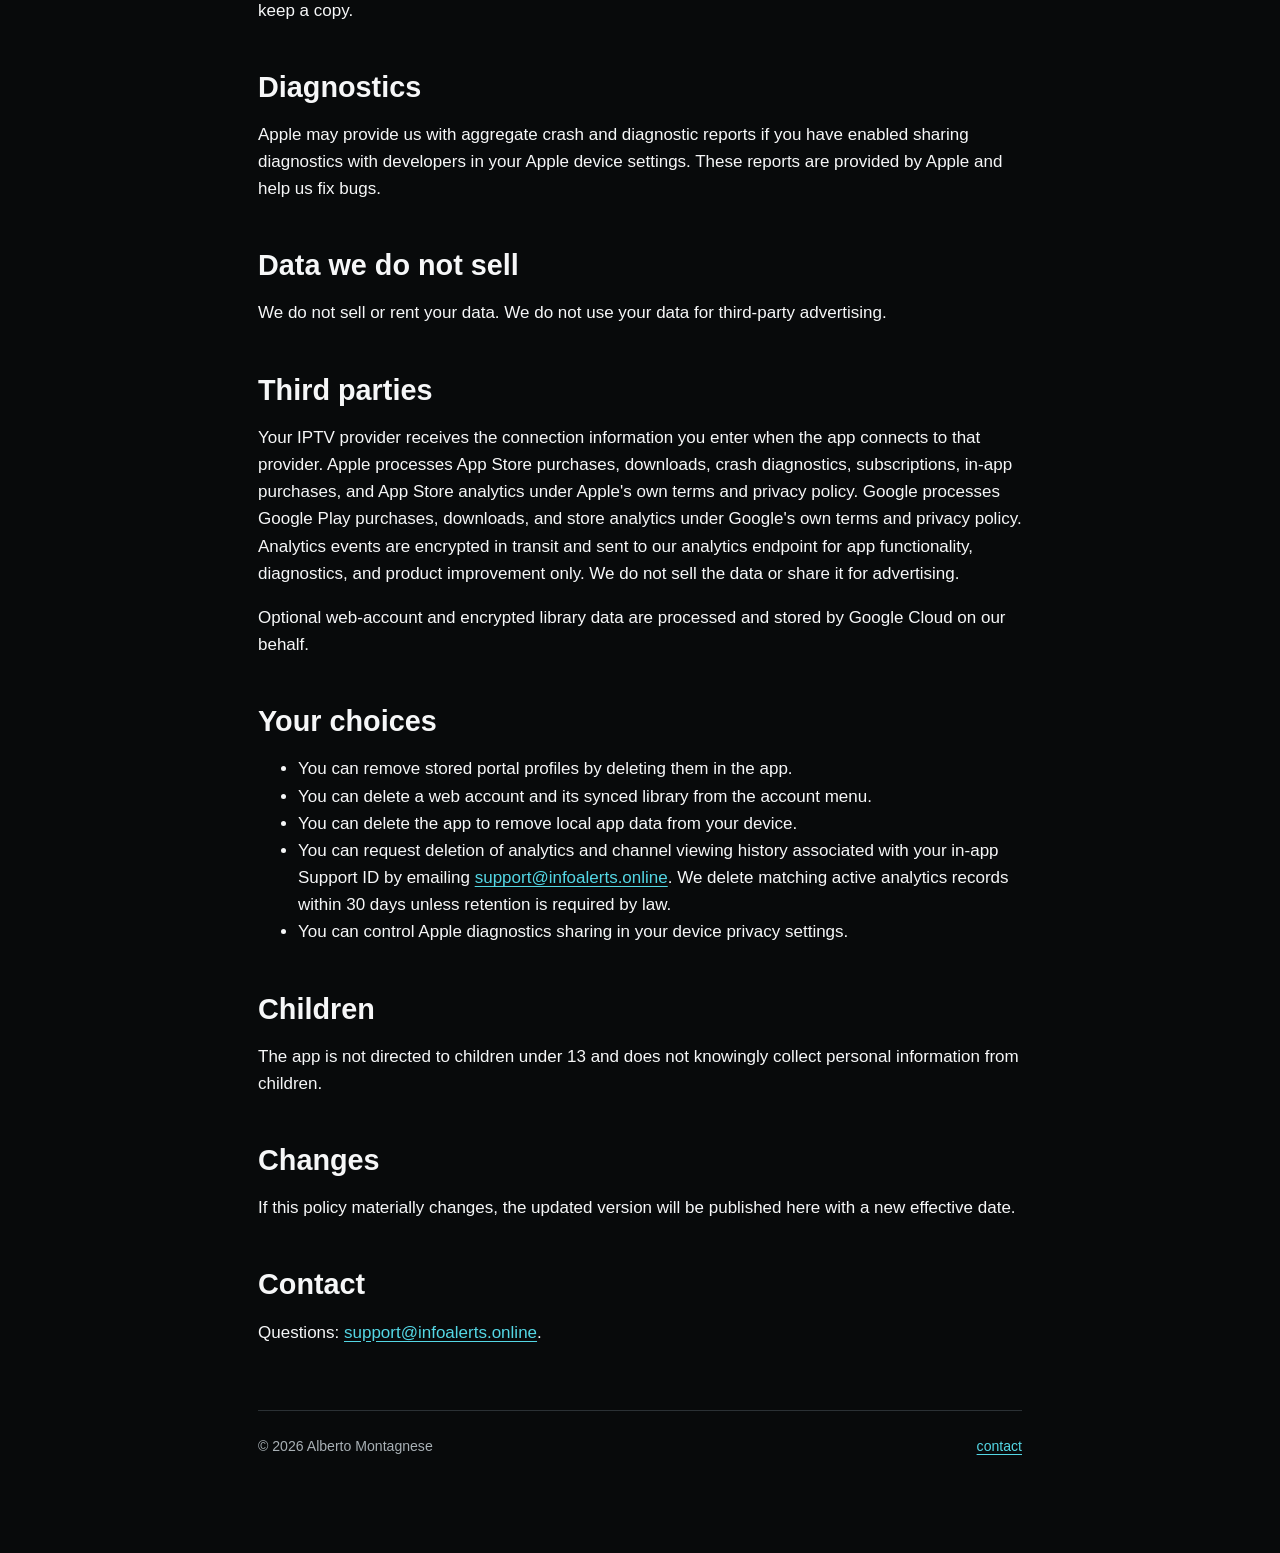
<file: privacy.html>
<!DOCTYPE html>
<html lang="en">
<head>
  <meta charset="utf-8">
  <meta name="viewport" content="width=device-width,initial-scale=1">
  <title>SuperPlayer IPTV Stalker STB — Privacy Policy</title>
  <link rel="stylesheet" href="style.css">
</head>
<body>
  <div class="container">
    <header>
      <h1><a href="index.html" style="color:inherit;text-decoration:none">SuperPlayer IPTV Stalker STB</a></h1>
      <nav>
        <a href="privacy.html">Privacy</a>
        <a href="support.html">Support</a>
        <a href="terms.html">Terms</a>
      </nav>
    </header>
    <main>
<h1 class="title">Privacy Policy</h1>
<p class="lede">Effective September 25, 2026</p>

<p>SuperPlayer IPTV Stalker STB ("the app") is built and operated by Alberto
Montagnese. The app is a player for connecting to your own IPTV/Stalker portal
provider. The app does not provide, sell, host, or bundle TV channels, playlists,
or media content.</p>

<h2>Data you enter</h2>
<p>You may enter a portal URL, username, password, MAC address, nickname, and device ID so
the app can connect to your IPTV provider. This information is stored locally on
your device and is used to connect to the provider you choose. When a provider's
Stalker or STB protocol requires a device identifier, the app sends that identifier
directly to the provider you selected for authentication. Portal URLs and MAC
addresses are not sent to our analytics service.
In the native apps, saved passwords are not sent to us. In the web app, guests
keep provider profiles in their browser. If you create a web account, your email
address and encrypted provider library are stored in Google Cloud so the library
can be restored when you sign in. Your account password is stored as a one-way
hash, and provider credentials are encrypted at rest. The service decrypts them
only when needed to connect to your chosen provider. We do not operate your IPTV
provider.</p>

<h2>Web account and cookies</h2>
<p>The optional web account uses a secure, HTTP-only, same-site login cookie that
expires after 30 days. The cookie keeps you signed in and is not used for
advertising. You can use the web player as a guest without creating an account.
Signing out removes the synced library from that browser.</p>

<h2>Usage analytics</h2>
<p>The app collects limited usage analytics automatically to help us understand
whether the app opens successfully, whether portal connection and playback flows
work, and which product areas need improvement. Analytics events include a
random app-install identifier, session identifier, app version, operating-system
and device diagnostics, and broad event names such as app open, portal
connection success or failure, playback start or error, favorite changes, region
filter changes, feature limit prompts, upgrade button taps, service-inquiry email
button taps, purchase or restore outcomes, and search query length buckets. We
record that the button was tapped, but not the contents of your email. When
playback starts on iOS, tvOS, or Android, analytics also include the channel
name, provider channel ID, channel region, and provider type. When electronic
program guide (EPG) data is available, analytics also include the current
program title, description, and scheduled start and end times.</p>

<p>For provider compatibility and connection diagnostics, analytics may include
non-identifying structural details such as provider type, URL scheme, URL length
bucket, endpoint path depth, connection outcome, response category, and timing.
Channel playback events create a limited viewing history linked to the random
app-install identifier so we can understand which channels and programs are
used on iOS, tvOS, and Android. Analytics events do not include your portal URL, MAC address,
saved portal password, search text, stream URL, or the audio or video content
you watch.</p>

<p>If you choose "Set up from your phone", the provider details you enter on your
phone are sent to our setup service, encrypted while stored, and handed once to
the TV that showed the setup code. They are deleted as soon as the TV collects
them, and unused codes expire after 15 minutes. We do not keep a copy.</p>

<h2>Diagnostics</h2>
<p>Apple may provide us with aggregate crash and diagnostic reports if you have
enabled sharing diagnostics with developers in your Apple device settings. These
reports are provided by Apple and help us fix bugs.</p>

<h2>Data we do not sell</h2>
<p>We do not sell or rent your data. We do not use your data for third-party
advertising.</p>

<h2>Third parties</h2>
<p>Your IPTV provider receives the connection information you enter when the app
connects to that provider. Apple processes App Store purchases, downloads, crash
diagnostics, subscriptions, in-app purchases, and App Store analytics under
Apple's own terms and privacy policy. Google processes Google Play purchases,
downloads, and store analytics under Google's own terms and privacy policy.
Analytics events are encrypted in transit and sent to our analytics endpoint for
app functionality, diagnostics, and product improvement only. We do not sell the
data or share it for advertising.</p>
<p>Optional web-account and encrypted library data are processed and stored by
Google Cloud on our behalf.</p>

<h2>Your choices</h2>
<ul>
  <li>You can remove stored portal profiles by deleting them in the app.</li>
  <li>You can delete a web account and its synced library from the account menu.</li>
  <li>You can delete the app to remove local app data from your device.</li>
  <li id="choices">You can request deletion of analytics and channel viewing history associated with your in-app Support ID by emailing <a href="mailto:support@infoalerts.online">support@infoalerts.online</a>. We delete matching active analytics records within 30 days unless retention is required by law.</li>
  <li>You can control Apple diagnostics sharing in your device privacy settings.</li>
</ul>

<h2>Children</h2>
<p>The app is not directed to children under 13 and does not knowingly collect
personal information from children.</p>

<h2>Changes</h2>
<p>If this policy materially changes, the updated version will be published here
with a new effective date.</p>

<h2>Contact</h2>
<p>Questions: <a href="mailto:support@infoalerts.online">support@infoalerts.online</a>.</p>

    </main>
    <footer>
      <span>© 2026 Alberto Montagnese</span>
      <span><a href="mailto:support@infoalerts.online">contact</a></span>
    </footer>
  </div>
</body>
</html>
</file>
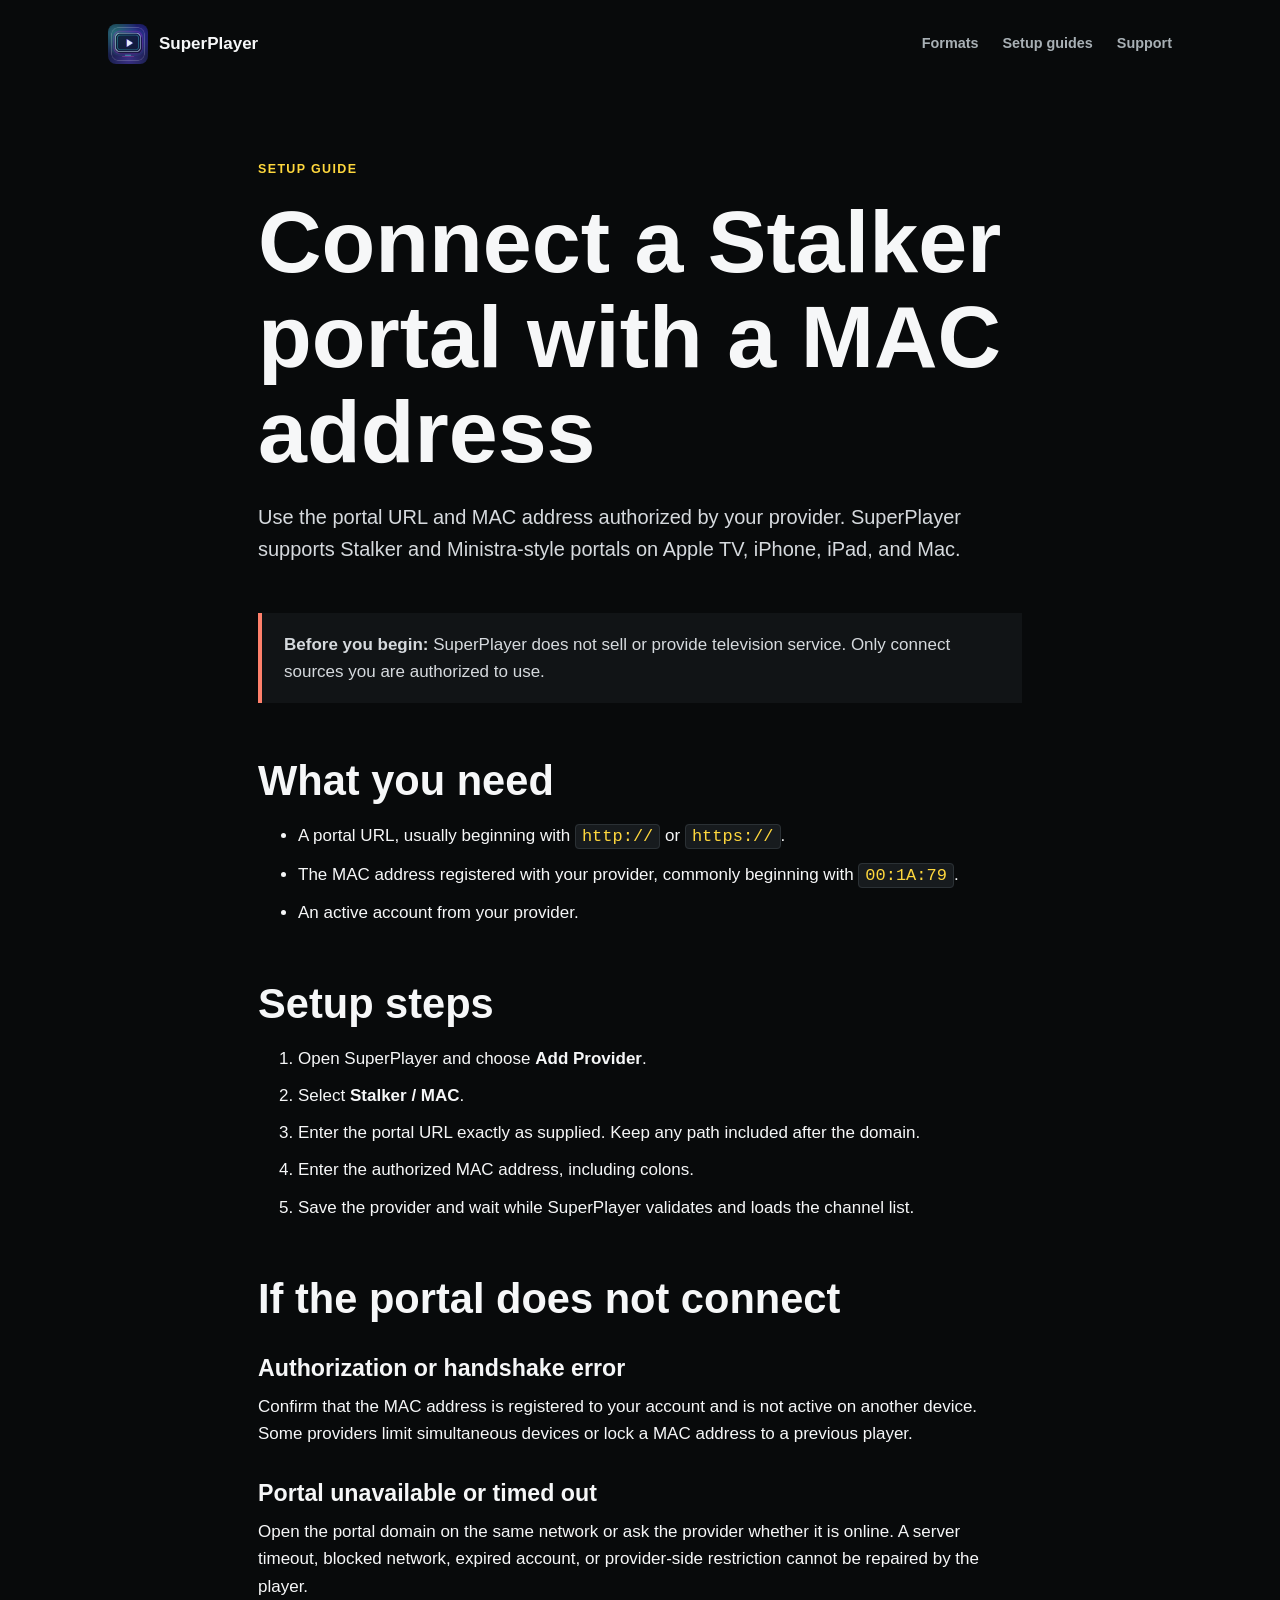
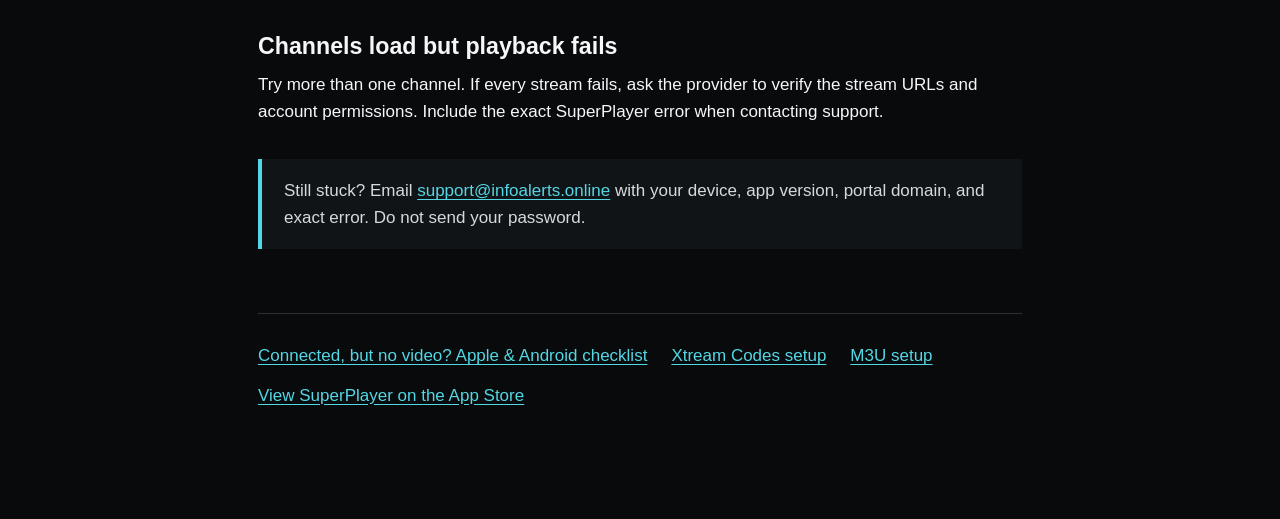
<file: stalker-mac-setup.html>
<!DOCTYPE html>
<html lang="en">
<head>
  <meta charset="utf-8"><meta name="viewport" content="width=device-width, initial-scale=1">
  <title>How to Set Up a Stalker Portal with MAC Address | SuperPlayer</title>
  <meta name="description" content="Connect a Stalker or Ministra IPTV portal to SuperPlayer using a portal URL and authorized MAC address on Apple TV, iPhone, iPad, or Mac.">
  <link rel="canonical" href="https://albertomontagnese.github.io/stalker-player-plus-site/stalker-mac-setup.html">
  <link rel="icon" href="assets/app-icon.png"><link rel="stylesheet" href="style.css">
</head>
<body>
  <header class="site-header"><a class="brand" href="index.html"><img src="assets/app-icon.png" alt="" width="40" height="40"><span>SuperPlayer</span></a><nav><a href="index.html#formats">Formats</a><a href="index.html#guides">Setup guides</a><a href="support.html">Support</a></nav></header>
  <main class="article-shell">
    <p class="eyebrow">Setup guide</p>
    <h1>Connect a Stalker portal with a MAC address</h1>
    <p class="lede">Use the portal URL and MAC address authorized by your provider. SuperPlayer supports Stalker and Ministra-style portals on Apple TV, iPhone, iPad, and Mac.</p>
    <div class="notice warning"><strong>Before you begin:</strong> SuperPlayer does not sell or provide television service. Only connect sources you are authorized to use.</div>
    <h2>What you need</h2>
    <ul><li>A portal URL, usually beginning with <code>http://</code> or <code>https://</code>.</li><li>The MAC address registered with your provider, commonly beginning with <code>00:1A:79</code>.</li><li>An active account from your provider.</li></ul>
    <h2>Setup steps</h2>
    <ol><li>Open SuperPlayer and choose <strong>Add Provider</strong>.</li><li>Select <strong>Stalker / MAC</strong>.</li><li>Enter the portal URL exactly as supplied. Keep any path included after the domain.</li><li>Enter the authorized MAC address, including colons.</li><li>Save the provider and wait while SuperPlayer validates and loads the channel list.</li></ol>
    <h2>If the portal does not connect</h2>
    <h3>Authorization or handshake error</h3>
    <p>Confirm that the MAC address is registered to your account and is not active on another device. Some providers limit simultaneous devices or lock a MAC address to a previous player.</p>
    <h3>Portal unavailable or timed out</h3>
    <p>Open the portal domain on the same network or ask the provider whether it is online. A server timeout, blocked network, expired account, or provider-side restriction cannot be repaired by the player.</p>
    <h3>Channels load but playback fails</h3>
    <p>Try more than one channel. If every stream fails, ask the provider to verify the stream URLs and account permissions. Include the exact SuperPlayer error when contacting support.</p>
    <div class="notice">Still stuck? Email <a href="mailto:support@infoalerts.online?subject=Stalker%20setup%20help">support@infoalerts.online</a> with your device, app version, portal domain, and exact error. Do not send your password.</div>
    <nav class="article-nav"><a href="iptv-connected-but-not-playing.html">Connected, but no video? Apple &amp; Android checklist</a><a href="xtream-codes-setup.html">Xtream Codes setup</a><a href="m3u-playlist-setup.html">M3U setup</a><a href="https://oura-beige.vercel.app/go/superplayer/seo_stalker_guide_sep26">View SuperPlayer on the App Store</a></nav>
  </main>
</body>
</html>
</file>
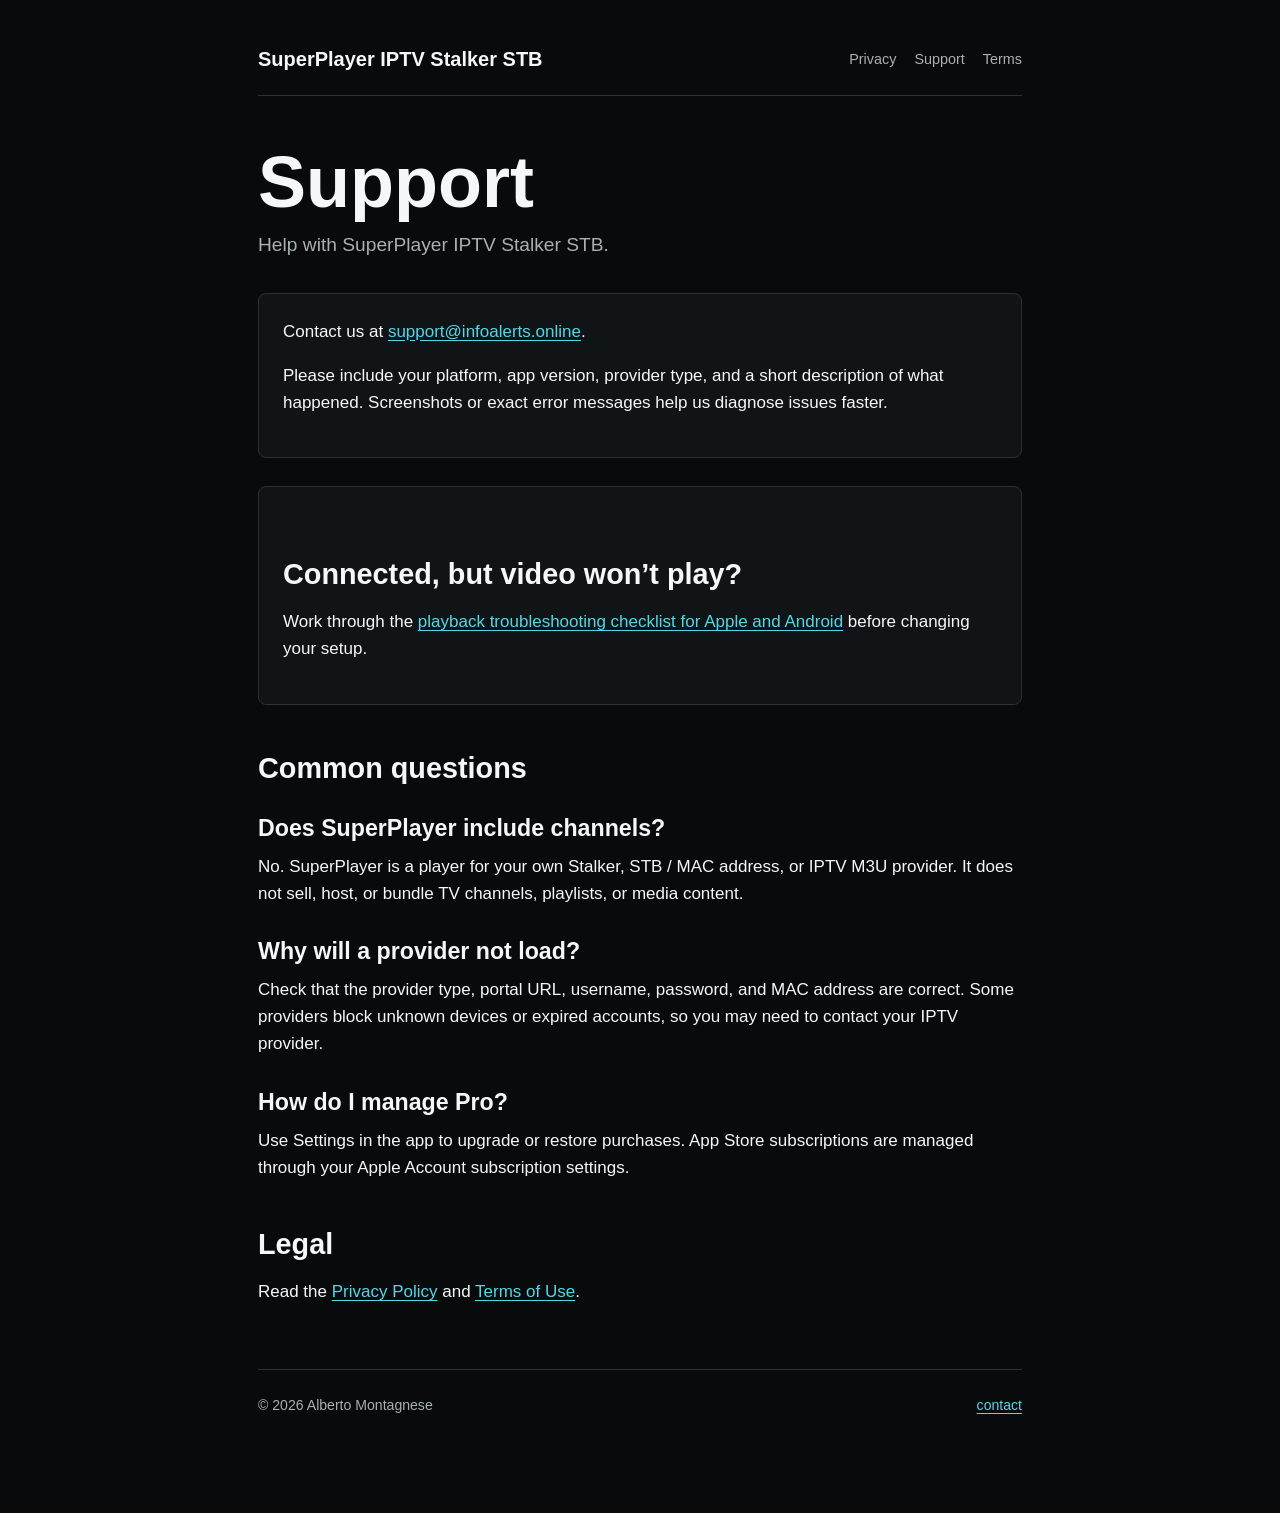
<file: support.html>
<!DOCTYPE html>
<html lang="en">
<head>
  <meta charset="utf-8">
  <meta name="viewport" content="width=device-width,initial-scale=1">
  <title>SuperPlayer IPTV Stalker STB — Support</title>
  <link rel="stylesheet" href="style.css">
</head>
<body>
  <div class="container">
    <header>
      <h1><a href="index.html" style="color:inherit;text-decoration:none">SuperPlayer IPTV Stalker STB</a></h1>
      <nav>
        <a href="privacy.html">Privacy</a>
        <a href="support.html">Support</a>
        <a href="terms.html">Terms</a>
      </nav>
    </header>
    <main>
<h1 class="title">Support</h1>
<p class="lede">Help with SuperPlayer IPTV Stalker STB.</p>

<div class="card">
  <p>Contact us at <a href="mailto:support@infoalerts.online">support@infoalerts.online</a>.</p>
  <p>Please include your platform, app version, provider type, and a short description of what happened. Screenshots or exact error messages help us diagnose issues faster.</p>
</div>

<div class="card"><h2>Connected, but video won’t play?</h2><p>Work through the <a href="iptv-connected-but-not-playing.html">playback troubleshooting checklist for Apple and Android</a> before changing your setup.</p></div>

<h2>Common questions</h2>

<h3>Does SuperPlayer include channels?</h3>
<p>No. SuperPlayer is a player for your own Stalker, STB / MAC address, or IPTV M3U provider. It does not sell, host, or bundle TV channels, playlists, or media content.</p>

<h3>Why will a provider not load?</h3>
<p>Check that the provider type, portal URL, username, password, and MAC address are correct. Some providers block unknown devices or expired accounts, so you may need to contact your IPTV provider.</p>

<h3>How do I manage Pro?</h3>
<p>Use Settings in the app to upgrade or restore purchases. App Store subscriptions are managed through your Apple Account subscription settings.</p>

<h2>Legal</h2>
<p>Read the <a href="privacy.html">Privacy Policy</a> and <a href="terms.html">Terms of Use</a>.</p>

    </main>
    <footer>
      <span>© 2026 Alberto Montagnese</span>
      <span><a href="mailto:support@infoalerts.online">contact</a></span>
    </footer>
  </div>
</body>
</html>
</file>
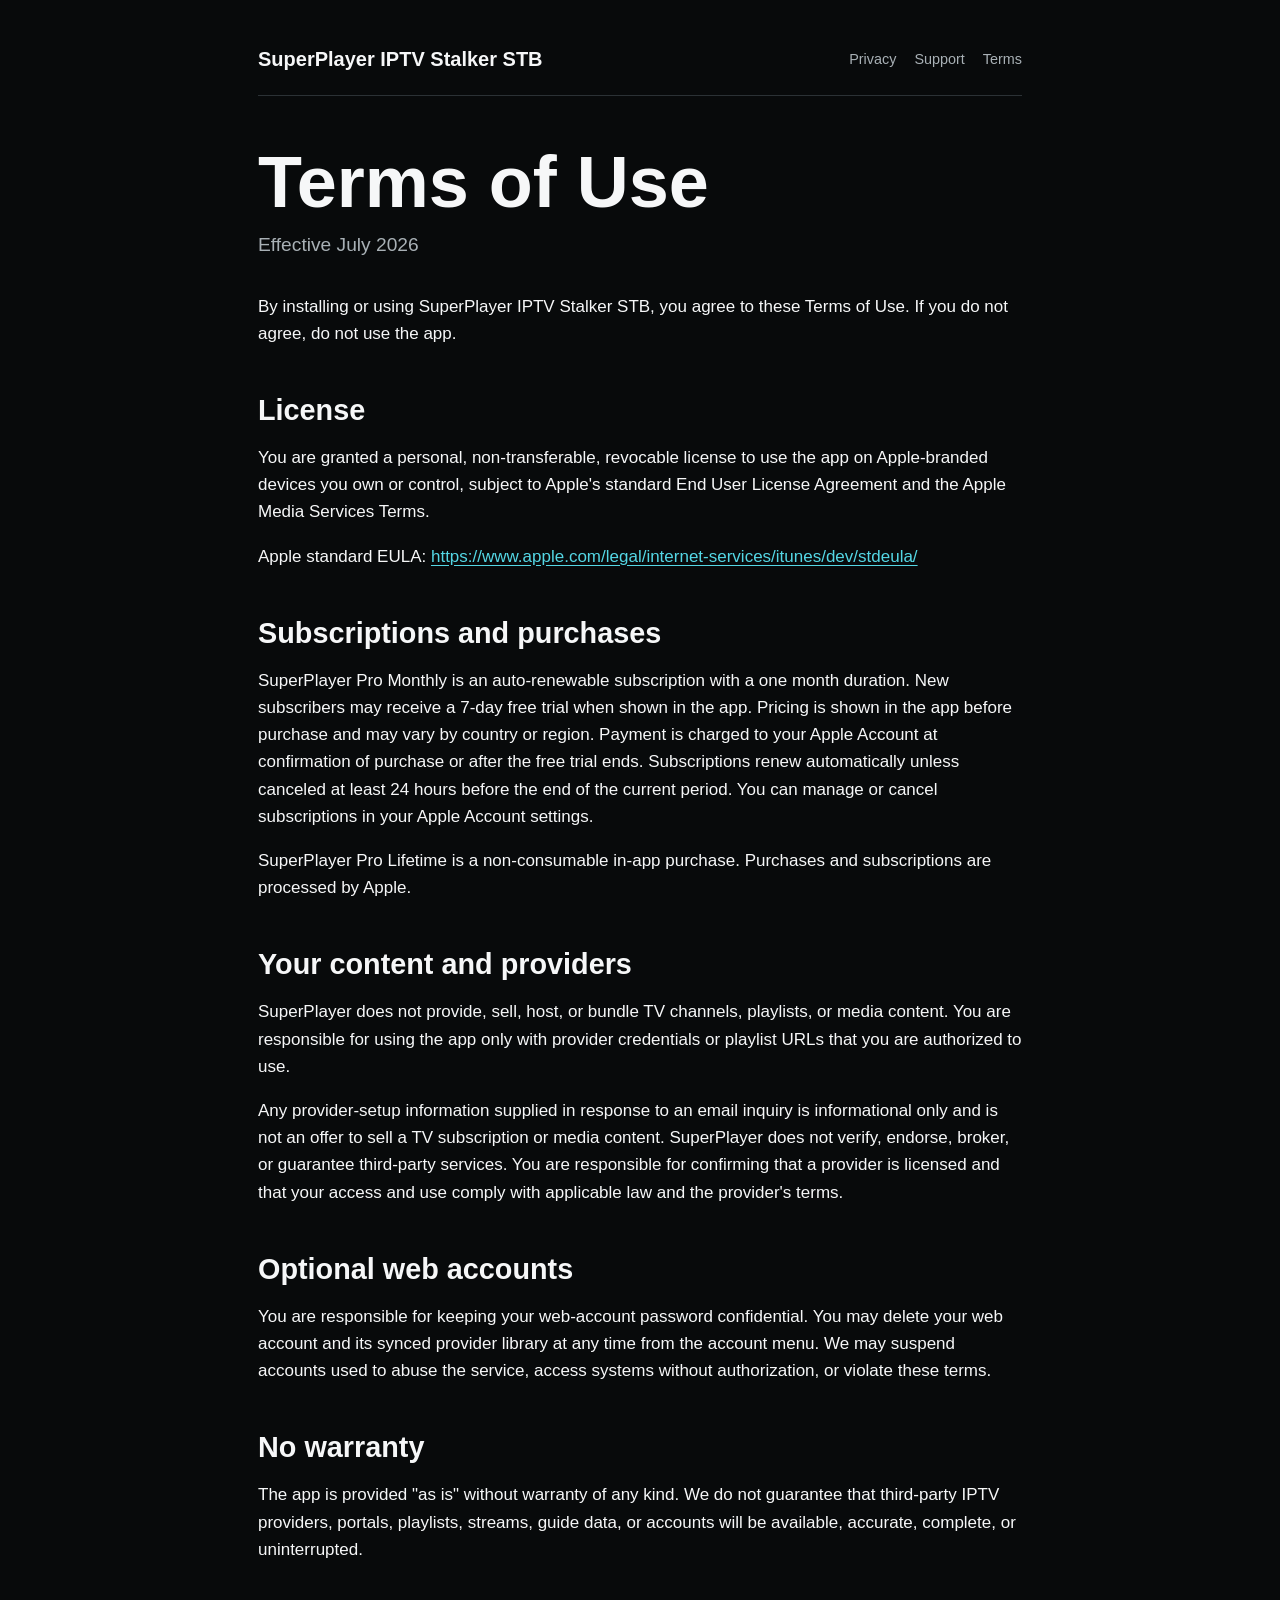
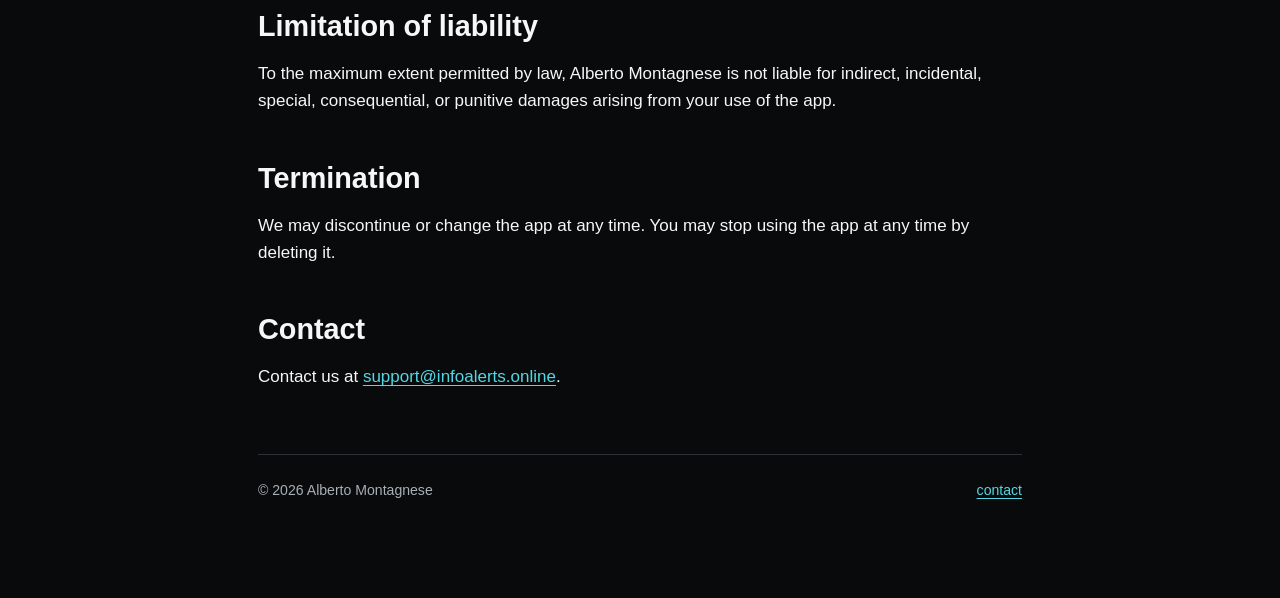
<file: terms.html>
<!DOCTYPE html>
<html lang="en">
<head>
  <meta charset="utf-8">
  <meta name="viewport" content="width=device-width,initial-scale=1">
  <title>SuperPlayer IPTV Stalker STB — Terms of Use</title>
  <link rel="stylesheet" href="style.css">
</head>
<body>
  <div class="container">
    <header>
      <h1><a href="index.html" style="color:inherit;text-decoration:none">SuperPlayer IPTV Stalker STB</a></h1>
      <nav>
        <a href="privacy.html">Privacy</a>
        <a href="support.html">Support</a>
        <a href="terms.html">Terms</a>
      </nav>
    </header>
    <main>
<h1 class="title">Terms of Use</h1>
<p class="lede">Effective July 2026</p>

<p>By installing or using SuperPlayer IPTV Stalker STB, you agree to these Terms of Use. If you do not agree, do not use the app.</p>

<h2>License</h2>
<p>You are granted a personal, non-transferable, revocable license to use the app on Apple-branded devices you own or control, subject to Apple's standard End User License Agreement and the Apple Media Services Terms.</p>

<p>Apple standard EULA: <a href="https://www.apple.com/legal/internet-services/itunes/dev/stdeula/">https://www.apple.com/legal/internet-services/itunes/dev/stdeula/</a></p>

<h2>Subscriptions and purchases</h2>
<p>SuperPlayer Pro Monthly is an auto-renewable subscription with a one month duration. New subscribers may receive a 7-day free trial when shown in the app. Pricing is shown in the app before purchase and may vary by country or region. Payment is charged to your Apple Account at confirmation of purchase or after the free trial ends. Subscriptions renew automatically unless canceled at least 24 hours before the end of the current period. You can manage or cancel subscriptions in your Apple Account settings.</p>

<p>SuperPlayer Pro Lifetime is a non-consumable in-app purchase. Purchases and subscriptions are processed by Apple.</p>

<h2>Your content and providers</h2>
<p>SuperPlayer does not provide, sell, host, or bundle TV channels, playlists, or media content. You are responsible for using the app only with provider credentials or playlist URLs that you are authorized to use.</p>

<p>Any provider-setup information supplied in response to an email inquiry is informational only and is not an offer to sell a TV subscription or media content. SuperPlayer does not verify, endorse, broker, or guarantee third-party services. You are responsible for confirming that a provider is licensed and that your access and use comply with applicable law and the provider's terms.</p>

<h2>Optional web accounts</h2>
<p>You are responsible for keeping your web-account password confidential. You may delete your web account and its synced provider library at any time from the account menu. We may suspend accounts used to abuse the service, access systems without authorization, or violate these terms.</p>

<h2>No warranty</h2>
<p>The app is provided "as is" without warranty of any kind. We do not guarantee that third-party IPTV providers, portals, playlists, streams, guide data, or accounts will be available, accurate, complete, or uninterrupted.</p>

<h2>Limitation of liability</h2>
<p>To the maximum extent permitted by law, Alberto Montagnese is not liable for indirect, incidental, special, consequential, or punitive damages arising from your use of the app.</p>

<h2>Termination</h2>
<p>We may discontinue or change the app at any time. You may stop using the app at any time by deleting it.</p>

<h2>Contact</h2>
<p>Contact us at <a href="mailto:support@infoalerts.online">support@infoalerts.online</a>.</p>

    </main>
    <footer>
      <span>© 2026 Alberto Montagnese</span>
      <span><a href="mailto:support@infoalerts.online">contact</a></span>
    </footer>
  </div>
</body>
</html>
</file>
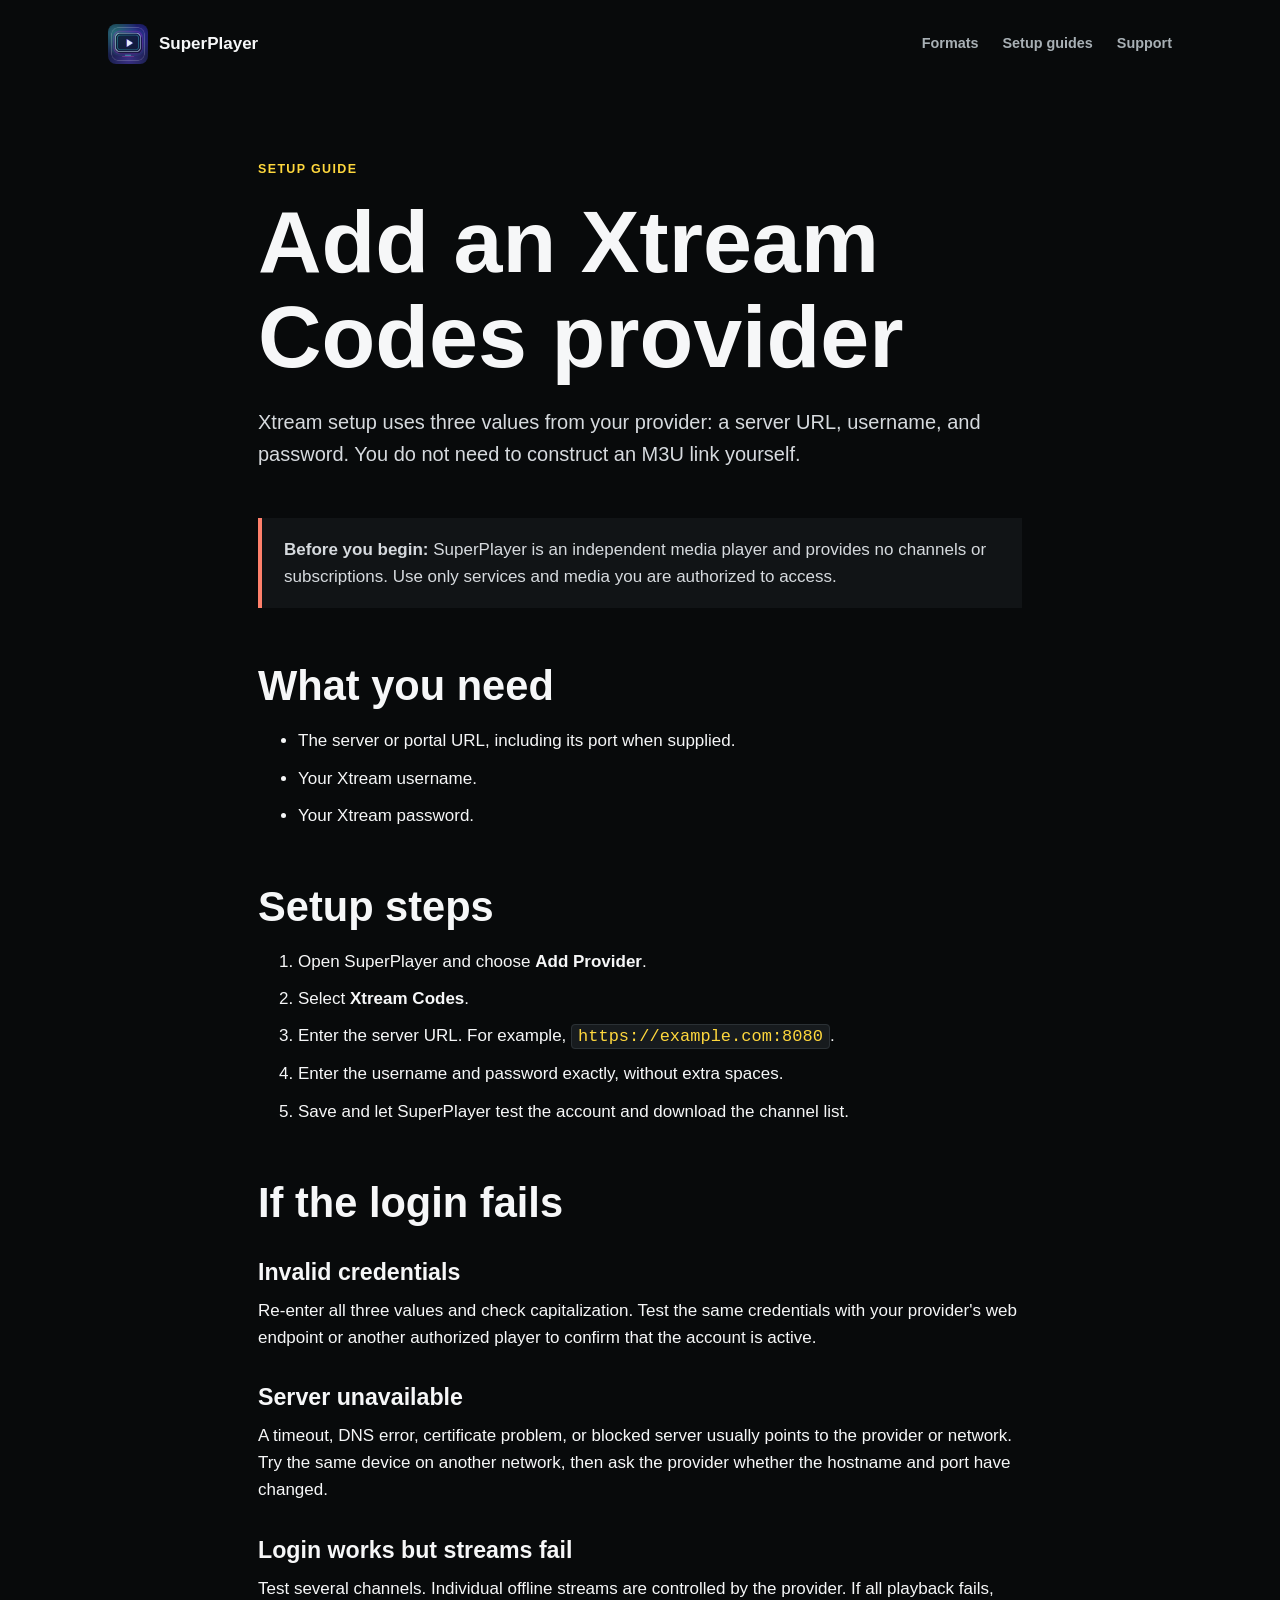
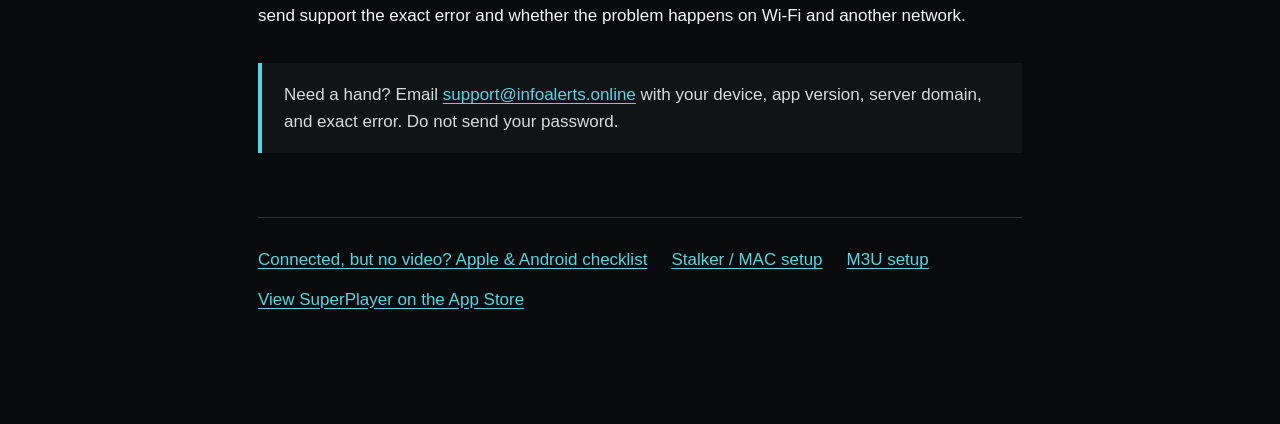
<file: xtream-codes-setup.html>
<!DOCTYPE html>
<html lang="en">
<head>
  <meta charset="utf-8"><meta name="viewport" content="width=device-width, initial-scale=1">
  <title>How to Set Up Xtream Codes on Apple TV | SuperPlayer</title>
  <meta name="description" content="Add an Xtream Codes provider to SuperPlayer with your server URL, username, and password on Apple TV, iPhone, iPad, or Mac.">
  <link rel="canonical" href="https://albertomontagnese.github.io/stalker-player-plus-site/xtream-codes-setup.html">
  <link rel="icon" href="assets/app-icon.png"><link rel="stylesheet" href="style.css">
</head>
<body>
  <header class="site-header"><a class="brand" href="index.html"><img src="assets/app-icon.png" alt="" width="40" height="40"><span>SuperPlayer</span></a><nav><a href="index.html#formats">Formats</a><a href="index.html#guides">Setup guides</a><a href="support.html">Support</a></nav></header>
  <main class="article-shell">
    <p class="eyebrow">Setup guide</p>
    <h1>Add an Xtream Codes provider</h1>
    <p class="lede">Xtream setup uses three values from your provider: a server URL, username, and password. You do not need to construct an M3U link yourself.</p>
    <div class="notice warning"><strong>Before you begin:</strong> SuperPlayer is an independent media player and provides no channels or subscriptions. Use only services and media you are authorized to access.</div>
    <h2>What you need</h2>
    <ul><li>The server or portal URL, including its port when supplied.</li><li>Your Xtream username.</li><li>Your Xtream password.</li></ul>
    <h2>Setup steps</h2>
    <ol><li>Open SuperPlayer and choose <strong>Add Provider</strong>.</li><li>Select <strong>Xtream Codes</strong>.</li><li>Enter the server URL. For example, <code>https://example.com:8080</code>.</li><li>Enter the username and password exactly, without extra spaces.</li><li>Save and let SuperPlayer test the account and download the channel list.</li></ol>
    <h2>If the login fails</h2>
    <h3>Invalid credentials</h3>
    <p>Re-enter all three values and check capitalization. Test the same credentials with your provider's web endpoint or another authorized player to confirm that the account is active.</p>
    <h3>Server unavailable</h3>
    <p>A timeout, DNS error, certificate problem, or blocked server usually points to the provider or network. Try the same device on another network, then ask the provider whether the hostname and port have changed.</p>
    <h3>Login works but streams fail</h3>
    <p>Test several channels. Individual offline streams are controlled by the provider. If all playback fails, send support the exact error and whether the problem happens on Wi-Fi and another network.</p>
    <div class="notice">Need a hand? Email <a href="mailto:support@infoalerts.online?subject=Xtream%20setup%20help">support@infoalerts.online</a> with your device, app version, server domain, and exact error. Do not send your password.</div>
    <nav class="article-nav"><a href="iptv-connected-but-not-playing.html">Connected, but no video? Apple &amp; Android checklist</a><a href="stalker-mac-setup.html">Stalker / MAC setup</a><a href="m3u-playlist-setup.html">M3U setup</a><a href="https://oura-beige.vercel.app/go/superplayer/seo_xtream_guide_sep26">View SuperPlayer on the App Store</a></nav>
  </main>
</body>
</html>
</file>
<file: style.css>
:root {
  color-scheme: dark;
  --bg: #080a0b;
  --surface: #111416;
  --surface-2: #171b1e;
  --fg: #f6f7f8;
  --muted: #a8b0b5;
  --border: #2b3135;
  --yellow: #ffd83d;
  --cyan: #54d7e5;
  --green: #76d69a;
  --coral: #ff806b;
  --content: 1120px;
}

* { box-sizing: border-box; }
html { scroll-behavior: smooth; }
body {
  margin: 0;
  background: var(--bg);
  color: var(--fg);
  font-family: -apple-system, BlinkMacSystemFont, "SF Pro Text", "Segoe UI", sans-serif;
  font-size: 17px;
  line-height: 1.6;
}
img { display: block; max-width: 100%; }
a { color: var(--cyan); text-underline-offset: 3px; }
a:hover { color: var(--yellow); }
h1, h2, h3, p { margin-top: 0; }
h1, h2, h3 { line-height: 1.08; letter-spacing: 0; }
h1 { margin-bottom: 22px; font-size: clamp(4rem, 10vw, 8.5rem); }
h2 { margin-bottom: 18px; font-size: clamp(2rem, 5vw, 4.25rem); }
h3 { margin-bottom: 12px; font-size: 1.45rem; }

.site-header {
  position: relative;
  z-index: 2;
  display: flex;
  align-items: center;
  justify-content: space-between;
  max-width: var(--content);
  margin: 0 auto;
  padding: 24px 28px;
}
.brand { display: inline-flex; align-items: center; gap: 11px; color: var(--fg); font-weight: 750; text-decoration: none; }
.brand img { width: 40px; height: 40px; border-radius: 8px; }
.site-header nav, footer nav { display: flex; flex-wrap: wrap; gap: 24px; }
.site-header nav a, footer nav a { color: var(--muted); font-size: .9rem; font-weight: 650; text-decoration: none; }

.hero { max-width: var(--content); min-height: calc(100vh - 88px); margin: 0 auto; padding: clamp(60px, 10vh, 112px) 28px 0; }
.eyebrow { margin-bottom: 14px; color: var(--yellow); font-size: .78rem; font-weight: 800; letter-spacing: .11em; text-transform: uppercase; }
.hero-copy { max-width: 780px; margin-bottom: 28px; color: #d6dade; font-size: clamp(1.25rem, 2.4vw, 1.85rem); line-height: 1.42; }
.hero-actions { display: flex; flex-wrap: wrap; gap: 12px; margin-bottom: 14px; }
.button { display: inline-flex; min-height: 50px; align-items: center; justify-content: center; border: 1px solid var(--border); border-radius: 6px; padding: 12px 20px; font-weight: 750; text-decoration: none; }
.button.primary { border-color: var(--yellow); background: var(--yellow); color: #12130d; }
.button.secondary { background: var(--surface); color: var(--fg); }
.fine-print { color: var(--muted); font-size: .84rem; }
.product-shot { overflow: hidden; margin: clamp(48px, 8vh, 88px) 0 0; border: 1px solid var(--border); border-bottom: 0; border-radius: 8px 8px 0 0; background: var(--surface); }
.product-shot img { width: 100%; aspect-ratio: 16 / 9; object-fit: cover; }

.section { max-width: var(--content); margin: 0 auto; padding: 112px 28px; }
.section-heading { max-width: 760px; margin-bottom: 40px; }
.section-heading > p:last-child, .device-band p, .support-band p { color: var(--muted); }
.feature-grid { display: grid; grid-template-columns: repeat(3, 1fr); gap: 16px; }
.feature { min-height: 290px; border: 1px solid var(--border); border-radius: 8px; padding: 28px; background: var(--surface); }
.feature p { color: var(--muted); }
.feature-mark { display: grid; width: 42px; height: 42px; place-items: center; margin-bottom: 50px; border-radius: 6px; color: #090b0b; font-weight: 900; }
.xtream .feature-mark { background: var(--cyan); }
.stalker .feature-mark { background: var(--yellow); }
.m3u .feature-mark { background: var(--green); }
.feature a { font-weight: 700; }

.device-band { display: grid; grid-template-columns: .8fr 1.2fr; align-items: center; gap: clamp(36px, 7vw, 92px); padding: 96px max(28px, calc((100vw - var(--content)) / 2)); background: #e9edef; color: #111416; }
.device-band .eyebrow { color: #a84c38; }
.device-band p { color: #485157; }
.device-band img { border: 1px solid #c9ced1; border-radius: 8px; box-shadow: 0 24px 60px rgba(0, 0, 0, .18); }

.guide-list { border-top: 1px solid var(--border); }
.guide-list a { display: grid; grid-template-columns: minmax(220px, .7fr) 1fr; gap: 28px; padding: 25px 0; border-bottom: 1px solid var(--border); color: var(--fg); text-decoration: none; }
.guide-list a:hover strong { color: var(--yellow); }
.guide-list span { color: var(--muted); }

.support-band { display: flex; align-items: center; justify-content: space-between; gap: 36px; max-width: var(--content); margin: 24px auto 96px; border-left: 4px solid var(--coral); padding: 36px 28px; background: var(--surface); }
.support-band div { max-width: 720px; }
.support-band h2 { font-size: clamp(1.7rem, 4vw, 3rem); }

footer { display: grid; grid-template-columns: 1fr auto; gap: 20px 40px; max-width: var(--content); margin: 0 auto; border-top: 1px solid var(--border); padding: 36px 28px 56px; color: var(--muted); font-size: .88rem; }
footer div { display: flex; flex-direction: column; }
footer strong { color: var(--fg); }
footer small { grid-column: 1 / -1; }

.article-shell { max-width: 820px; margin: 0 auto; padding: 72px 28px 112px; }
.article-shell h1 { max-width: 760px; font-size: clamp(2.7rem, 7vw, 5.5rem); }
.article-shell .lede { margin-bottom: 48px; color: #d6dade; font-size: 1.25rem; }
.article-shell h2 { margin-top: 56px; font-size: clamp(1.7rem, 4vw, 2.6rem); }
.article-shell h3 { margin-top: 34px; }
.article-shell li { margin-bottom: 10px; }
.article-shell code { border: 1px solid var(--border); border-radius: 4px; padding: 2px 6px; background: var(--surface-2); color: var(--yellow); }
.notice { margin: 34px 0; border-left: 4px solid var(--cyan); padding: 18px 22px; background: var(--surface); color: #d6dade; }
.notice.warning { border-color: var(--coral); }
.article-nav { display: flex; flex-wrap: wrap; gap: 12px 24px; margin-top: 64px; border-top: 1px solid var(--border); padding-top: 28px; }
.press-assets { display: grid; grid-template-columns: repeat(2, 1fr); gap: 16px; }
.press-assets a { overflow: hidden; border: 1px solid var(--border); border-radius: 8px; background: var(--surface); color: var(--fg); text-decoration: none; }
.press-assets img { width: 100%; aspect-ratio: 16 / 9; object-fit: cover; background: #050607; }
.press-assets a:first-child img { object-fit: contain; padding: 32px; }
.press-assets span { display: block; padding: 12px 16px; font-weight: 700; }

@media (max-width: 760px) {
  body { font-size: 16px; }
  .site-header { align-items: flex-start; }
  .site-header nav { justify-content: flex-end; gap: 10px 16px; }
  .site-header nav a:first-child { display: none; }
  .hero { min-height: auto; padding-top: 58px; }
  h1 { font-size: clamp(3.5rem, 20vw, 5.5rem); }
  .section { padding-top: 80px; padding-bottom: 80px; }
  .feature-grid, .device-band { grid-template-columns: 1fr; }
  .feature { min-height: 0; }
  .feature-mark { margin-bottom: 32px; }
  .device-band { padding-top: 72px; padding-bottom: 72px; }
  .guide-list a { grid-template-columns: 1fr; gap: 4px; }
  .support-band { align-items: flex-start; flex-direction: column; margin-right: 18px; margin-left: 18px; }
  .press-assets { grid-template-columns: 1fr; }
  footer { grid-template-columns: 1fr; }
  footer small { grid-column: auto; }
}

@media (prefers-reduced-motion: reduce) { html { scroll-behavior: auto; } }

/* Shared layout for the existing support and legal pages. */
.container { max-width: 820px; margin: 0 auto; padding: 48px 28px 96px; }
.container > header { display: flex; align-items: center; justify-content: space-between; gap: 20px; margin-bottom: 48px; border-bottom: 1px solid var(--border); padding-bottom: 24px; }
.container > header h1 { margin: 0; font-size: 1.25rem; }
.container > header nav { display: flex; flex-wrap: wrap; gap: 18px; }
.container > header nav a { margin: 0; color: var(--muted); font-size: .9rem; text-decoration: none; }
.container main h1.title { margin-bottom: 8px; font-size: clamp(2.4rem, 7vw, 4.5rem); }
.container main h2 { margin-top: 48px; font-size: 1.8rem; }
.container main h3 { margin-top: 32px; }
.container .lede { margin-bottom: 32px; color: var(--muted); font-size: 1.2rem; }
.container .card { margin: 28px 0; border: 1px solid var(--border); border-radius: 8px; padding: 24px; background: var(--surface); }
.container > footer { display: flex; max-width: none; align-items: center; justify-content: space-between; margin-top: 64px; padding: 24px 0 0; }

.skip-link { position: absolute; top: -100px; left: 20px; z-index: 10; padding: 12px; background: var(--bg); }
.skip-link:focus { top: 12px; }
a:focus-visible, summary:focus-visible { outline: 3px solid var(--yellow); outline-offset: 5px; }
.playback-guide .lede { margin-bottom: 18px; }
.playback-guide section { scroll-margin-top: 28px; }
.symptom-picker { display: grid; gap: 10px; margin: 40px 0 64px; }
.symptom-picker a { display: flex; justify-content: space-between; gap: 20px; padding: 20px; border: 1px solid var(--border); border-radius: 8px; background: var(--surface); color: var(--fg); text-decoration: none; }
.symptom-picker a:hover { border-color: var(--cyan); }
.symptom-picker a > span { max-width: 45%; color: var(--muted); font-size: .9rem; }
.step-label { margin: 60px 0 12px; color: var(--cyan); font-size: .8rem; font-weight: 750; text-transform: uppercase; letter-spacing: .08em; }
.playback-guide .step-label + h2 { margin-top: 0; }
.playback-guide details { margin: 28px 0; border: 1px solid var(--border); border-radius: 8px; padding: 18px 22px; }
.playback-guide summary { cursor: pointer; font-weight: 700; }
.playback-guide details p { margin: 20px 0 0; }
.download-panel { margin-top: 64px; padding: 30px; border: 1px solid var(--border); border-top: 4px solid var(--yellow); border-radius: 8px; background: var(--surface); }
.download-panel h2 { margin-top: 0; }
.store-grid { display: grid; grid-template-columns: 1fr 1fr; gap: 16px; margin: 26px 0 12px; }
.store-grid .button { width: 100%; }
.store-grid .fine-print { margin-top: 10px; }
@media (max-width: 600px) {
  .symptom-picker a { flex-direction: column; gap: 6px; }
  .symptom-picker a > span { max-width: none; }
  .store-grid { grid-template-columns: 1fr; }
  .download-panel { padding: 22px; }
}
</file>
